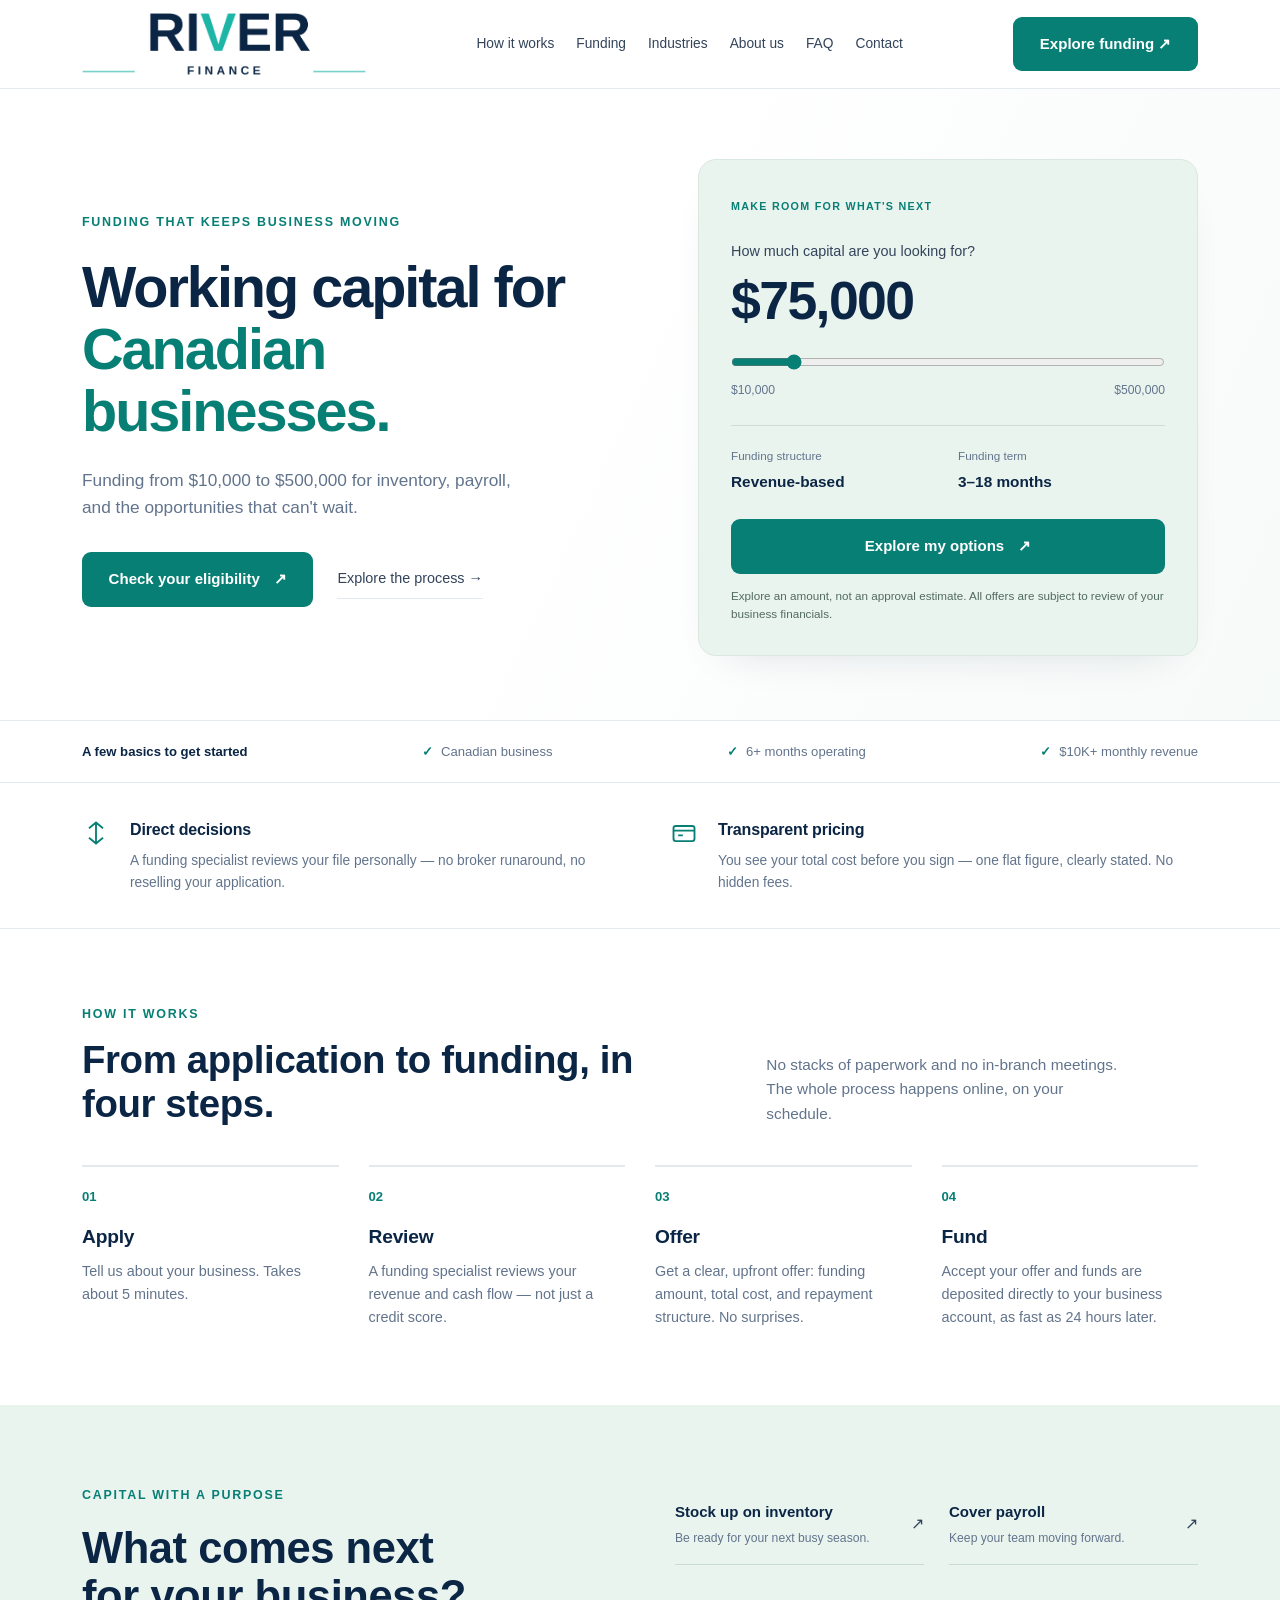
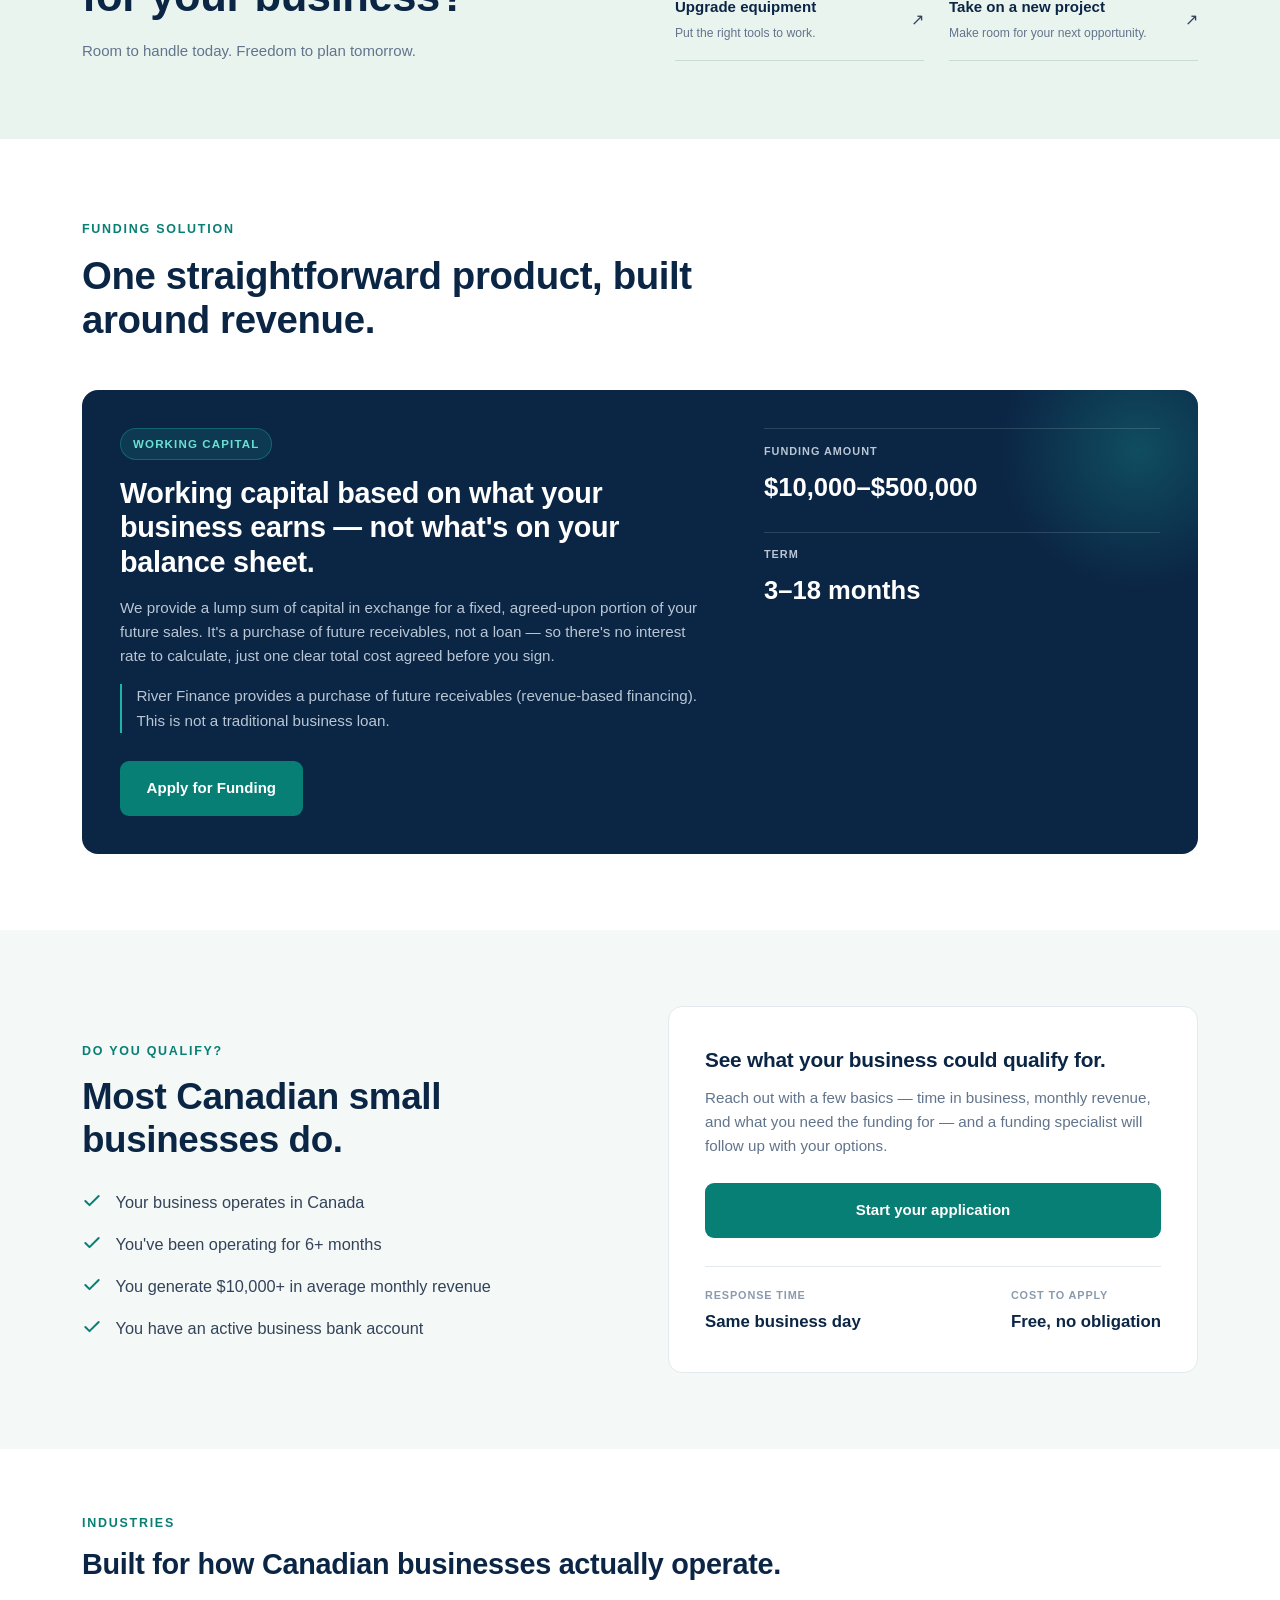
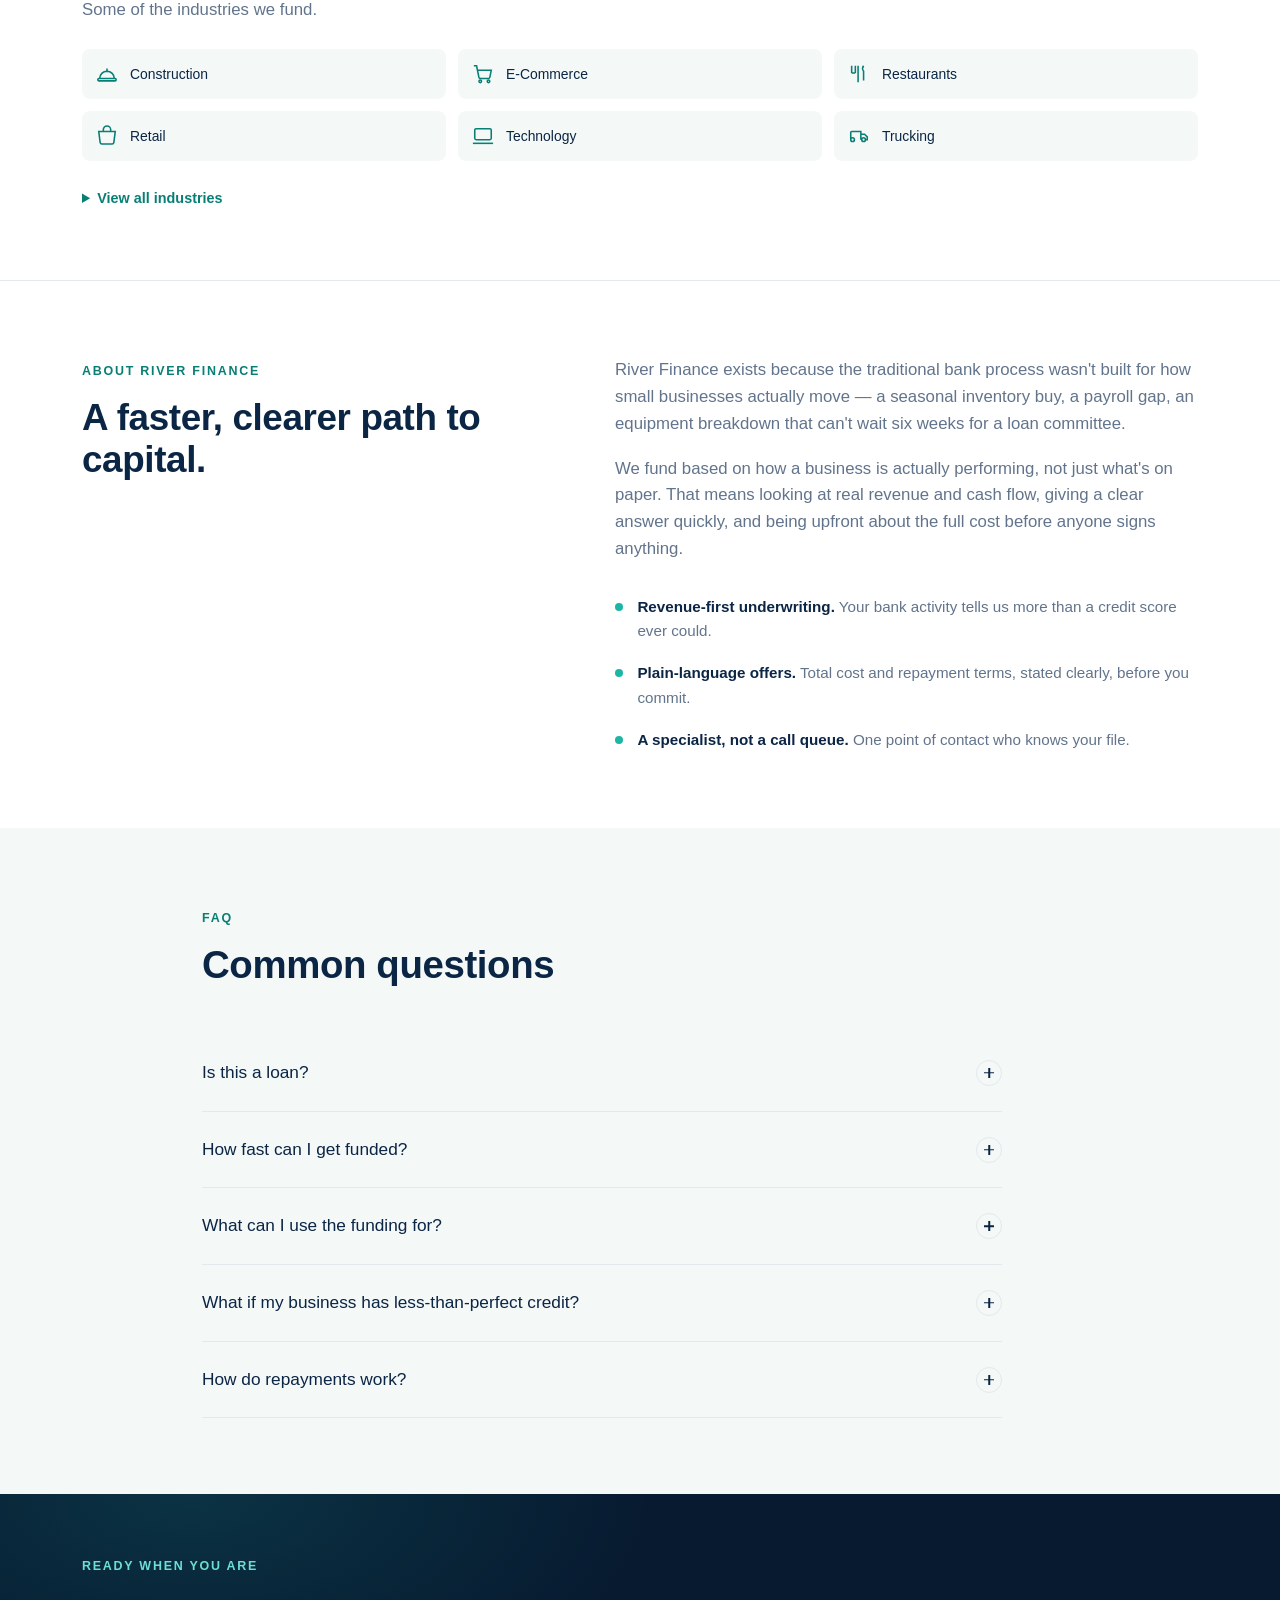
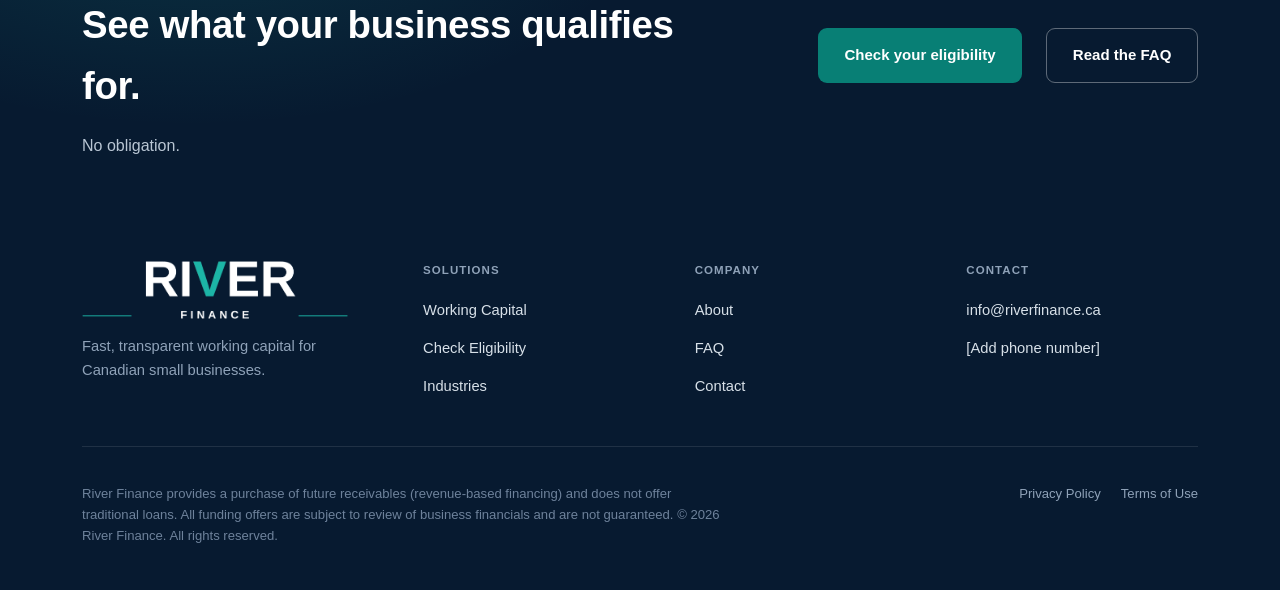
<file: public/index.html>
<!DOCTYPE html>
<html lang="en">
<head>
<meta charset="UTF-8">
<meta name="viewport" content="width=device-width, initial-scale=1.0">
<title>River Finance | Working Capital for Canadian Small Business</title>
<meta name="description" content="River Finance provides fast, flexible working capital to Canadian small businesses — no collateral, decisions in as fast as 24 hours, repayment that flexes with your sales.">
<meta name="theme-color" content="#0B2545">

<meta property="og:title" content="River Finance | Working Capital for Canadian Small Business">
<meta property="og:description" content="Fast, flexible funding for Canadian small businesses. No collateral. Decisions in as fast as 24 hours.">
<meta property="og:type" content="website">
<meta property="og:image" content="assets/og-image.png">
<meta property="og:image:width" content="1200">
<meta property="og:image:height" content="630">

<link rel="icon" type="image/svg+xml" href="assets/favicon.svg">

<link rel="preconnect" href="https://api.fontshare.com">
<link rel="preconnect" href="https://fonts.googleapis.com">
<link href="https://api.fontshare.com/v2/css?f[]=clash-display@500,600,700&f[]=general-sans@400,500,600&display=swap" rel="stylesheet">

<style>
  /* ---------------------------------------------------------
     TOKENS
  --------------------------------------------------------- */
  :root{
    --navy: #0B2545;
    --navy-deep: #071A30;
    --navy-soft: #16345C;

    --teal: #1CB5A6;
    --teal-dark: #148F84;
    --teal-ink: #1CB5A6;      /* brand teal, used for text/icons */
    --teal-tint: #E4F7F4;     /* light teal for badges/backgrounds */
    --teal-on-dark: #6BE0D2;  /* light teal for labels on navy bg */

    --ink: #33435A;
    --ink-soft: #62748C;
    --ink-faint: #8A9AAF;

    --bg: #FFFFFF;
    --bg-alt: #F5F8F9;
    --line: #E3E9EC;

    --font-display: 'Clash Display', 'General Sans', sans-serif;
    --font-body: 'General Sans', -apple-system, BlinkMacSystemFont, sans-serif;
    --font-label: 'General Sans', -apple-system, BlinkMacSystemFont, sans-serif;

    --container: 1180px;
    --radius: 14px;
    --radius-sm: 8px;
    --shadow-sm: 0 1px 2px rgba(11,37,69,0.06), 0 1px 1px rgba(11,37,69,0.04);
    --shadow-md: 0 12px 32px -12px rgba(11,37,69,0.18);
    --shadow-lg: 0 24px 60px -20px rgba(11,37,69,0.28);
  }

  /* ---------------------------------------------------------
     RESET / BASE
  --------------------------------------------------------- */
  *,*::before,*::after{ box-sizing:border-box; }
  html{ scroll-behavior:smooth; }
  body{
    margin:0;
    font-family:var(--font-body);
    color:var(--ink);
    background:var(--bg);
    -webkit-font-smoothing:antialiased;
    line-height:1.6;
  }
  img{ max-width:100%; display:block; }
  a{ color:inherit; text-decoration:none; }
  ul{ margin:0; padding:0; list-style:none; }
  h1,h2,h3,h4{ margin:0; font-family:var(--font-display); color:var(--navy); font-weight:600; letter-spacing:-0.01em; }
  p{ margin:0; }
  button{ font-family:inherit; cursor:pointer; }

  :focus-visible{
    outline: 2.5px solid var(--teal-dark);
    outline-offset: 3px;
    border-radius: 4px;
  }

  @media (prefers-reduced-motion: reduce){
    html{ scroll-behavior:auto; }
    *,*::before,*::after{ animation-duration:0.001ms !important; animation-iteration-count:1 !important; transition-duration:0.001ms !important; scroll-behavior:auto !important; }
  }

  .wrap{
    max-width:var(--container);
    margin:0 auto;
    padding:0 32px;
  }

  .eyebrow{
    font-family:var(--font-label);
    font-size:0.78rem;
    font-weight:600;
    letter-spacing:0.14em;
    text-transform:uppercase;
    color:var(--teal-ink);
    display:inline-flex;
    align-items:center;
    gap:10px;
  }
  .eyebrow::before{
    content:'';
    width:18px;height:2px;
    background:var(--teal);
    display:inline-block;
  }
  .eyebrow.on-dark{ color:var(--teal-on-dark); }

  .section-head{
    max-width:640px;
    margin-bottom:3rem;
  }
  .section-head h2{
    font-size:clamp(1.7rem, 3vw, 2.4rem);
    margin-top:0.85rem;
    line-height:1.15;
  }
  .section-head p{
    margin-top:1rem;
    color:var(--ink-soft);
    font-size:1.05rem;
  }
  .section-head.center{ margin-left:auto; margin-right:auto; text-align:center; }
  .section-head.center .eyebrow::before{ display:none; }

  section{ padding:6.5rem 0; }
  @media (max-width:720px){ section{ padding:4.25rem 0; } }

  /* ---------------------------------------------------------
     BUTTONS
  --------------------------------------------------------- */
  .btn{
    display:inline-flex;
    align-items:center;
    justify-content:center;
    gap:8px;
    padding:0.9rem 1.6rem;
    border-radius:100px;
    font-weight:600;
    font-size:0.98rem;
    border:1.5px solid transparent;
    transition:transform 0.15s ease, box-shadow 0.15s ease, background 0.15s ease, color 0.15s ease, border-color .15s ease;
    white-space:nowrap;
  }
  .btn:hover{ transform:translateY(-1px); }
  .btn:active{ transform:translateY(0); }

  .btn-accent{ background:var(--teal); color:var(--navy); }
  .btn-accent:hover{ background:var(--teal-dark); box-shadow:var(--shadow-md); }

  .btn-primary{ background:var(--navy); color:#fff; }
  .btn-primary:hover{ background:var(--navy-soft); box-shadow:var(--shadow-md); }

  .btn-ghost{ background:transparent; color:var(--navy); border-color:var(--line); }
  .btn-ghost:hover{ border-color:var(--navy); }

  .btn-ghost-light{ background:transparent; color:#fff; border-color:rgba(255,255,255,0.35); }
  .btn-ghost-light:hover{ border-color:#fff; }

  .btn-block{ width:100%; }

  /* ---------------------------------------------------------
     HEADER / NAV
  --------------------------------------------------------- */
  .site-header{
    position:sticky;
    top:0;
    z-index:100;
    background:rgba(255,255,255,0.88);
    backdrop-filter:blur(10px);
    -webkit-backdrop-filter:blur(10px);
    border-bottom:1px solid transparent;
    transition:border-color 0.2s ease, box-shadow 0.2s ease;
  }
  .site-header.scrolled{
    border-bottom-color:var(--line);
    box-shadow:0 4px 24px -12px rgba(11,37,69,0.12);
  }
  .nav-inner{
    display:flex;
    align-items:center;
    justify-content:space-between;
    height:88px;
  }
  .brand{ display:flex; align-items:center; height:100%; text-decoration:none; }
  .brand img{ height:62px; width:auto; }

  .nav-links{
    display:flex;
    align-items:center;
    gap:2.1rem;
  }
  .nav-links a{
    font-size:0.94rem;
    font-weight:500;
    color:var(--ink);
    position:relative;
    padding:6px 0;
  }
  .nav-links a::after{
    content:'';
    position:absolute; left:0; right:100%; bottom:0;
    height:2px; background:var(--teal);
    transition:right 0.2s ease;
  }
  .nav-links a:hover::after{ right:0; }
  .nav-links a:hover{ color:var(--navy); }

  .nav-cta{ display:flex; align-items:center; gap:1.5rem; }

  .nav-toggle{
    display:none;
    width:42px;height:42px;
    border-radius:50%;
    border:1.5px solid var(--line);
    background:#fff;
    align-items:center;
    justify-content:center;
  }
  .nav-toggle span{
    display:block;
    width:16px; height:1.5px; background:var(--navy);
    position:relative;
  }
  .nav-toggle span::before,.nav-toggle span::after{
    content:'';
    position:absolute; left:0;
    width:16px; height:1.5px; background:var(--navy);
    transition:transform 0.2s ease, opacity 0.2s ease;
  }
  .nav-toggle span::before{ top:-5px; }
  .nav-toggle span::after{ top:5px; }
  .nav-toggle[aria-expanded="true"] span{ background:transparent; }
  .nav-toggle[aria-expanded="true"] span::before{ transform:translateY(5px) rotate(45deg); }
  .nav-toggle[aria-expanded="true"] span::after{ transform:translateY(-5px) rotate(-45deg); }

  .mobile-panel{
    display:none;
    position:fixed; inset:88px 0 0 0;
    background:#fff;
    z-index:99;
    padding:2rem 32px;
    overflow-y:auto;
  }
  .mobile-panel.open{ display:block; }
  .mobile-panel a{
    display:block;
    font-family:var(--font-display);
    font-size:1.5rem;
    padding:0.75rem 0;
    border-bottom:1px solid var(--line);
    color:var(--navy);
  }
  .mobile-panel .btn{ margin-top:1.75rem; }

  @media (max-width:900px){
    .nav-links{ display:none; }
    .nav-cta .btn{ display:none; }
    .nav-toggle{ display:flex; }
  }

  /* ---------------------------------------------------------
     CONTACT MODAL
  --------------------------------------------------------- */
  .modal-overlay{
    position:fixed; inset:0;
    background:rgba(7,26,48,0.6);
    z-index:200;
    display:flex;
    align-items:center;
    justify-content:center;
    padding:24px;
  }
  .modal-overlay[hidden]{ display:none; }
  .modal{
    background:#fff;
    border-radius:20px;
    padding:2.5rem;
    max-width:460px;
    width:100%;
    max-height:88vh;
    overflow-y:auto;
    position:relative;
    box-shadow:var(--shadow-lg);
  }
  .modal-close{
    position:absolute;
    top:1.25rem; right:1.25rem;
    width:34px; height:34px;
    border-radius:50%;
    border:1.5px solid var(--line);
    background:#fff;
    color:var(--navy);
    font-size:1.3rem;
    line-height:1;
    display:flex; align-items:center; justify-content:center;
  }
  .modal-close:hover{ border-color:var(--navy); }
  .modal h3{
    font-size:1.5rem;
    margin-top:0.75rem;
    line-height:1.2;
    padding-right:1.5rem;
  }
  .modal-sub{
    margin-top:0.6rem;
    color:var(--ink-soft);
    font-size:0.95rem;
  }
  .contact-form{ margin-top:1.75rem; display:flex; flex-direction:column; gap:1.1rem; }
  .contact-form label{
    display:block;
    font-size:0.85rem;
    font-weight:500;
    color:var(--navy);
  }
  .contact-form input,
  .contact-form textarea{
    width:100%;
    margin-top:0.45rem;
    padding:0.75rem 0.9rem;
    border:1.5px solid var(--line);
    border-radius:var(--radius-sm);
    font-family:var(--font-body);
    font-size:0.95rem;
    color:var(--ink);
    background:var(--bg-alt);
    transition:border-color 0.15s ease;
  }
  .contact-form input:focus,
  .contact-form textarea:focus{
    outline:none;
    border-color:var(--teal);
  }
  .contact-form textarea{ resize:vertical; min-height:90px; }
  .contact-form .btn{ margin-top:0.25rem; }
  .hp-field{
    position:absolute;
    left:-9999px;
    width:1px; height:1px;
    overflow:hidden;
  }
  .form-status{
    margin-top:0.9rem;
    font-size:0.85rem;
    text-align:center;
    min-height:1.2em;
  }
  .form-status[data-state="sending"]{ color:var(--ink-faint); }
  .form-status[data-state="success"]{ color:var(--teal-dark); font-weight:600; }
  .form-status[data-state="error"]{ color:#C0392B; }

  /* ---------------------------------------------------------
     HERO
  --------------------------------------------------------- */
  .hero{
    position:relative;
    padding:5.5rem 0 4.5rem;
    overflow:hidden;
    background:
      radial-gradient(60% 55% at 88% 8%, rgba(28,181,166,0.08), transparent 60%),
      var(--bg);
  }
  .hero-grid{
    position:relative;
    display:grid;
    grid-template-columns:1fr;
    z-index:1;
  }
  .hero-content{ max-width:660px; }
  .hero h1{
    font-size:clamp(2.5rem, 5.2vw, 4.1rem);
    line-height:1.06;
    margin-top:1.1rem;
    letter-spacing:-0.02em;
  }
  .hero h1 em{
    font-style:normal;
    color:var(--teal-ink);
  }
  .hero-sub{
    margin-top:1.5rem;
    font-size:1.15rem;
    color:var(--ink-soft);
    max-width:540px;
  }
  .hero-actions{
    margin-top:2.25rem;
    display:flex;
    align-items:center;
    gap:1.25rem;
    flex-wrap:wrap;
  }
  .hero-fineprint{
    margin-top:1rem;
    font-size:0.85rem;
    color:var(--ink-faint);
  }

  .hero-river{
    position:absolute;
    right:-60px;
    top:-20px;
    width:440px;
    max-width:42%;
    z-index:0;
    pointer-events:none;
  }
  .river-path{
    stroke-dasharray:1700;
    stroke-dashoffset:1700;
    animation:draw 2.2s cubic-bezier(.4,0,.2,1) 0.15s forwards;
  }
  @keyframes draw{ to{ stroke-dashoffset:0; } }
  .river-node{
    animation:pulse 2.6s ease-in-out infinite;
    transform-origin:center;
  }
  .river-node:nth-child(3){ animation-delay:0.4s; }
  .river-node:nth-child(4){ animation-delay:0.8s; }
  @keyframes pulse{
    0%,100%{ opacity:0.55; transform:scale(1); }
    50%{ opacity:1; transform:scale(1.5); }
  }
  @media (prefers-reduced-motion: reduce){
    .river-path{ animation:none; stroke-dashoffset:0; }
    .river-node{ animation:none; }
  }
  @media (max-width:900px){
    .hero-river{ display:none; }
  }

  /* stat / spec strip */
  .spec-strip{
    margin-top:3.5rem;
    border-top:1px solid var(--line);
    padding-top:1.75rem;
    display:grid;
    grid-template-columns:repeat(3,auto);
    gap:2.5rem;
    max-width:640px;
  }
  .spec-item .label{
    font-family:var(--font-label);
    font-weight:600;
    font-size:0.7rem;
    letter-spacing:0.1em;
    text-transform:uppercase;
    color:var(--ink-faint);
  }
  .spec-item .value{
    font-family:var(--font-label);
    font-size:1.1rem;
    font-weight:600;
    color:var(--navy);
    margin-top:0.4rem;
  }
  @media (max-width:760px){
    .spec-strip{ grid-template-columns:repeat(2,1fr); gap:1.75rem 1.5rem; }
  }

  /* ---------------------------------------------------------
     VALUE PROPS
  --------------------------------------------------------- */
  .value-props{ background:var(--bg-alt); }
  .value-grid{
    display:grid;
    grid-template-columns:repeat(2,1fr);
    gap:1.5rem;
    max-width:760px;
  }
  .value-card{
    background:#fff;
    border:1px solid var(--line);
    border-radius:var(--radius);
    padding:1.9rem 1.6rem;
  }
  .value-card .icon{
    width:38px;height:38px;
    color:var(--teal-ink);
  }
  .value-card h3{
    font-size:1.05rem;
    margin-top:1.1rem;
  }
  .value-card p{
    margin-top:0.55rem;
    font-size:0.92rem;
    color:var(--ink-soft);
  }
  @media (max-width:560px){ .value-grid{ grid-template-columns:1fr; } }

  /* ---------------------------------------------------------
     HOW IT WORKS
  --------------------------------------------------------- */
  .how-grid{
    display:grid;
    grid-template-columns:repeat(4,1fr);
    gap:2.25rem;
    position:relative;
    margin-top:1rem;
  }
  .how-grid::before{
    content:'';
    position:absolute;
    top:27px;
    left:12.5%;
    right:12.5%;
    height:0;
    border-top:2px dashed var(--line);
    z-index:0;
  }
  .how-num{
    width:56px;height:56px;
    border-radius:50%;
    background:var(--navy);
    color:#fff;
    display:flex;align-items:center;justify-content:center;
    font-family:var(--font-label);
    font-weight:600;
    position:relative;
    z-index:1;
    box-shadow:0 0 0 6px #fff;
  }
  .how-step h3{
    font-size:1.15rem;
    margin-top:1.3rem;
  }
  .how-step p{
    margin-top:0.5rem;
    font-size:0.94rem;
    color:var(--ink-soft);
  }
  @media (max-width:860px){
    .how-grid{ grid-template-columns:1fr 1fr; row-gap:2.5rem; }
    .how-grid::before{ display:none; }
  }
  @media (max-width:560px){ .how-grid{ grid-template-columns:1fr; } }

  /* ---------------------------------------------------------
     SOLUTION CARD
  --------------------------------------------------------- */
  .solutions{ background:var(--bg-alt); }
  .solution-card{
    background:var(--navy);
    border-radius:20px;
    padding:3.25rem;
    color:#fff;
    display:grid;
    grid-template-columns:1.1fr 1fr;
    gap:2.5rem;
    position:relative;
    overflow:hidden;
  }
  .solution-card::before{
    content:'';
    position:absolute;
    right:-80px; top:-80px;
    width:280px; height:280px;
    border-radius:50%;
    background:radial-gradient(circle, rgba(28,181,166,0.28), transparent 70%);
  }
  .solution-card .tag{
    font-family:var(--font-label);
    font-weight:600;
    font-size:0.72rem;
    letter-spacing:0.1em;
    text-transform:uppercase;
    color:var(--teal-on-dark);
    background:rgba(28,181,166,0.14);
    border:1px solid rgba(28,181,166,0.35);
    padding:0.35rem 0.75rem;
    border-radius:100px;
    display:inline-block;
  }
  .solution-card h3{
    color:#fff;
    font-size:clamp(1.6rem,2.6vw,2.1rem);
    margin-top:1rem;
  }
  .solution-card > div:first-child > p{
    margin-top:1rem;
    color:#B9C6D4;
    font-size:1.02rem;
    max-width:420px;
  }
  .solution-note{
    margin-top:1.5rem;
    font-size:0.85rem;
    color:#8FA2B8;
    border-left:2px solid var(--teal);
    padding-left:0.9rem;
    max-width:420px;
  }
  .solution-specs{
    display:grid;
    grid-template-columns:1fr 1fr;
    gap:1.5rem 1.25rem;
    align-content:start;
    position:relative;
  }
  .solution-specs div{
    border-top:1px solid rgba(255,255,255,0.14);
    padding-top:0.85rem;
  }
  .solution-specs .k{
    font-family:var(--font-label);
    font-weight:600;
    font-size:0.68rem;
    letter-spacing:0.09em;
    text-transform:uppercase;
    color:#8FA2B8;
  }
  .solution-specs .v{
    margin-top:0.4rem;
    font-size:1rem;
    font-weight:600;
    color:#fff;
  }
  .solution-card .btn{ margin-top:1.75rem; }
  @media (max-width:860px){
    .solution-card{ grid-template-columns:1fr; padding:2.25rem; }
  }
  @media (max-width:480px){
    .solution-specs{ grid-template-columns:1fr 1fr; }
  }

  /* ---------------------------------------------------------
     ELIGIBILITY
  --------------------------------------------------------- */
  .eligibility-inner{
    display:grid;
    grid-template-columns:1fr 1fr;
    gap:3.5rem;
    align-items:center;
  }
  .check-list{ margin-top:1.75rem; display:flex; flex-direction:column; gap:1rem; }
  .check-item{
    display:flex; align-items:flex-start; gap:0.85rem;
    font-size:1.02rem;
    color:var(--ink);
  }
  .check-item svg{ flex-shrink:0; margin-top:2px; color:var(--teal-ink); }
  .eligibility-note{
    margin-top:1.5rem;
    font-size:0.9rem;
    color:var(--ink-soft);
    background:var(--teal-tint);
    border-radius:var(--radius-sm);
    padding:0.9rem 1.1rem;
  }
  .eligibility-panel{
    background:#fff;
    border:1px solid var(--line);
    border-radius:var(--radius);
    padding:2.25rem;
    box-shadow:var(--shadow-md);
  }
  .eligibility-panel h3{ font-size:1.3rem; }
  .eligibility-panel p{ margin-top:0.6rem; color:var(--ink-soft); font-size:0.95rem; }
  .eligibility-panel .btn{ margin-top:1.5rem; }
  .mini-spec{
    margin-top:1.75rem;
    display:flex;
    justify-content:space-between;
    border-top:1px solid var(--line);
    padding-top:1.25rem;
  }
  .mini-spec div{ font-family:var(--font-label); font-weight:600; }
  .mini-spec .label{ font-size:0.68rem; letter-spacing:0.08em; text-transform:uppercase; color:var(--ink-faint); }
  .mini-spec .value{ font-size:1.05rem; font-weight:600; color:var(--navy); margin-top:0.3rem; }

  @media (max-width:860px){
    .eligibility-inner{ grid-template-columns:1fr; }
    .eligibility-panel{ order:-1; }
  }

  /* ---------------------------------------------------------
     INDUSTRIES
  --------------------------------------------------------- */
  .industries{ background:var(--bg-alt); }
  .industry-grid{
    display:grid;
    grid-template-columns:repeat(5,1fr);
    gap:1rem;
  }
  .industry-card{
    background:#fff;
    border:1px solid var(--line);
    border-radius:var(--radius-sm);
    padding:1.15rem 1rem;
    display:flex; align-items:center; gap:0.75rem;
    font-weight:500;
    font-size:0.92rem;
    color:var(--navy);
    transition:border-color 0.15s ease, transform 0.15s ease;
  }
  .industry-card:hover{ border-color:var(--teal); transform:translateY(-2px); }
  .industry-card svg{ color:var(--teal-ink); flex-shrink:0; }
  @media (max-width:960px){ .industry-grid{ grid-template-columns:repeat(3,1fr); } }
  @media (max-width:680px){ .industry-grid{ grid-template-columns:repeat(2,1fr); } }
  @media (max-width:420px){ .industry-grid{ grid-template-columns:1fr; } }

  /* ---------------------------------------------------------
     ABOUT
  --------------------------------------------------------- */
  .about-inner{
    display:grid;
    grid-template-columns:0.9fr 1.1fr;
    gap:3.5rem;
    align-items:start;
  }
  .about-inner h2{ font-size:clamp(1.7rem,3vw,2.3rem); margin-top:0.85rem; line-height:1.15; }
  .about-copy p{ font-size:1.05rem; color:var(--ink-soft); }
  .about-copy p + p{ margin-top:1.1rem; }
  .about-points{ margin-top:2rem; display:flex; flex-direction:column; gap:1.1rem; }
  .about-point{ display:flex; gap:0.9rem; }
  .about-point .dot{ width:8px; height:8px; border-radius:50%; background:var(--teal); margin-top:8px; flex-shrink:0; }
  .about-point b{ color:var(--navy); }
  .about-point span{ color:var(--ink-soft); font-size:0.95rem; }
  @media (max-width:860px){ .about-inner{ grid-template-columns:1fr; gap:2rem; } }

  /* ---------------------------------------------------------
     FAQ
  --------------------------------------------------------- */
  .faq-list{ max-width:800px; }
  .faq-item{
    border-bottom:1px solid var(--line);
  }
  .faq-item summary{
    list-style:none;
    display:flex;
    align-items:center;
    justify-content:space-between;
    gap:1.5rem;
    padding:1.5rem 0;
    cursor:pointer;
    font-family:var(--font-display);
    font-weight:500;
    font-size:1.08rem;
    color:var(--navy);
  }
  .faq-item summary::-webkit-details-marker{ display:none; }
  .faq-item .plus{
    flex-shrink:0;
    width:26px;height:26px;
    border-radius:50%;
    border:1.5px solid var(--line);
    position:relative;
    transition:transform 0.2s ease, border-color .2s ease;
  }
  .faq-item .plus::before,.faq-item .plus::after{
    content:'';
    position:absolute; background:var(--navy);
    top:50%; left:50%;
    transform:translate(-50%,-50%);
  }
  .faq-item .plus::before{ width:10px; height:1.5px; }
  .faq-item .plus::after{ width:1.5px; height:10px; transition:opacity 0.2s ease; }
  .faq-item[open] .plus{ border-color:var(--teal); transform:rotate(180deg); }
  .faq-item[open] .plus::after{ opacity:0; }
  .faq-item p{
    padding:0 0 1.6rem;
    color:var(--ink-soft);
    max-width:640px;
    font-size:0.98rem;
  }

  /* ---------------------------------------------------------
     CTA BANNER
  --------------------------------------------------------- */
  .cta-banner{
    background:var(--navy-deep);
    background-image:radial-gradient(60% 120% at 15% 0%, rgba(28,181,166,0.16), transparent 60%);
    color:#fff;
    text-align:center;
  }
  .cta-banner .eyebrow{ justify-content:center; }
  .cta-banner .eyebrow::before{ display:none; }
  .cta-banner h2{
    color:#fff;
    font-size:clamp(1.9rem,3.6vw,2.7rem);
    margin-top:1rem;
    max-width:620px;
    margin-left:auto; margin-right:auto;
  }
  .cta-banner p{
    margin-top:1rem;
    color:#B9C6D4;
    max-width:480px;
    margin-left:auto; margin-right:auto;
  }
  .cta-banner .hero-actions{ justify-content:center; margin-top:2.25rem; }
  .cta-banner .hero-fineprint{ text-align:center; color:#7488A0; }

  /* ---------------------------------------------------------
     FOOTER
  --------------------------------------------------------- */
  .site-footer{
    background:var(--navy-deep);
    color:#B9C6D4;
    padding-top:4.5rem;
  }
  .footer-top{
    display:grid;
    grid-template-columns:1.3fr 1fr 1fr 1fr;
    gap:2.5rem;
    padding-bottom:3rem;
    border-bottom:1px solid rgba(255,255,255,0.1);
  }
  .footer-brand img{ height:58px; }
  .footer-brand p{ margin-top:1rem; font-size:0.92rem; max-width:280px; color:#8FA2B8; }
  .footer-col h4{
    font-family:var(--font-label);
    font-size:0.72rem;
    letter-spacing:0.09em;
    text-transform:uppercase;
    color:#8FA2B8;
    font-weight:600;
  }
  .footer-col ul{ margin-top:1.1rem; display:flex; flex-direction:column; gap:0.75rem; }
  .footer-col a{ font-size:0.92rem; color:#D7E0E8; }
  .footer-col a:hover{ color:var(--teal-on-dark); }
  .footer-bottom{
    display:flex;
    justify-content:space-between;
    align-items:flex-start;
    gap:1.5rem;
    padding:2.25rem 0 2.75rem;
    font-size:0.82rem;
    color:#6E829B;
  }
  .footer-bottom .disclosure{ max-width:640px; line-height:1.6; }
  .footer-bottom .legal-links{ display:flex; gap:1.25rem; flex-shrink:0; white-space:nowrap; }
  .footer-bottom .legal-links a{ color:#8FA2B8; font-size:0.82rem; }
  .footer-bottom .legal-links a:hover{ color:#fff; }

  @media (max-width:860px){
    .footer-top{ grid-template-columns:1fr 1fr; }
    .footer-bottom{ flex-direction:column; }
  }
  @media (max-width:520px){
    .footer-top{ grid-template-columns:1fr; }
  }

  /* ---------------------------------------------------------
     SCROLL REVEAL
  --------------------------------------------------------- */
  .reveal{ opacity:0; transform:translateY(18px); transition:opacity 0.6s ease, transform 0.6s ease; }
  .reveal.in{ opacity:1; transform:translateY(0); }
  @media (prefers-reduced-motion: reduce){
    .reveal{ opacity:1; transform:none; transition:none; }
  }

  /* generic responsive text container */
  @media (max-width:640px){
    .wrap{ padding:0 20px; }
    .hero-actions .btn{ width:100%; }
  }
</style>
<link rel="stylesheet" href="assets/redesign.css">
<script src="assets/redesign.js" defer></script>
</head>
<body>

<!-- ============ HEADER ============ -->
<header class="site-header" id="siteHeader">
  <div class="wrap nav-inner">
    <a href="#home" class="brand" aria-label="River Finance home">
      <img src="assets/logo-full-navy.png" alt="River Finance">
    </a>
    <nav class="nav-links" aria-label="Primary">
      <a href="#how-it-works">How it works</a>
      <a href="#solutions">Funding</a>
      <a href="#industries">Industries</a>
      <a href="#about">About us</a>
      <a href="#faq">FAQ</a>
      <a href="#" class="js-open-contact">Contact</a>
    </nav>
    <div class="nav-cta">
      <a class="btn btn-accent js-open-contact" href="#">Explore funding ↗</a>
      <button class="nav-toggle" id="navToggle" aria-label="Toggle menu" aria-expanded="false" aria-controls="mobilePanel">
        <span></span>
      </button>
    </div>
  </div>
</header>

<div class="mobile-panel" id="mobilePanel">
  <a href="#how-it-works">How it works</a>
  <a href="#solutions">Funding</a>
  <a href="#industries">Industries</a>
  <a href="#about">About us</a>
  <a href="#faq">FAQ</a>
  <a href="#" class="js-open-contact">Contact</a>
  <a class="btn btn-accent btn-block js-open-contact" href="#">Explore funding ↗</a>
</div>

<div class="modal-overlay" id="contactOverlay" hidden>
  <div class="modal" role="dialog" aria-modal="true" aria-labelledby="contactModalTitle">
    <button type="button" class="modal-close" id="contactClose" aria-label="Close contact form">&times;</button>
    <span class="eyebrow">Get in touch</span>
    <h3 id="contactModalTitle">Tell us about your business.</h3>
    <p class="modal-sub">Send a few details and a funding specialist will follow up.</p>
    <form id="contactForm" class="contact-form">
      <label>Full name
        <input type="text" name="name" autocomplete="name" required>
      </label>
      <label>Business name
        <input type="text" name="business" autocomplete="organization" required>
      </label>
      <label>Email
        <input type="email" name="email" autocomplete="email" required>
      </label>
      <label>Phone
        <input type="tel" name="phone" autocomplete="tel">
      </label>
      <label>What do you need funding for?
        <textarea name="message" rows="4"></textarea>
      </label>
      <div class="hp-field" aria-hidden="true">
        <label for="company_website">Leave this field blank</label>
        <input type="text" id="company_website" name="company_website" tabindex="-1" autocomplete="off">
      </div>
      <button type="submit" class="btn btn-accent btn-block" id="contactSubmitBtn">Send message</button>
      <p class="form-status" id="contactStatus" role="status"></p>
    </form>
  </div>
</div>

<main>

  <section class="hero" id="home">
    <div class="wrap hero-grid">
      <div class="hero-content">
        <span class="eyebrow">Funding that keeps business moving</span>
        <h1>Working capital for <em>Canadian businesses.</em></h1>
        <p class="hero-sub">Funding from $10,000 to $500,000 for inventory, payroll, and the opportunities that can't wait.</p>
        <div class="hero-actions">
          <a href="#eligibility" class="btn btn-accent">Check your eligibility <span aria-hidden="true">↗</span></a>
          <a href="#how-it-works" class="hero-link">Explore the process <span aria-hidden="true">→</span></a>
        </div>
      </div>
      <div class="funding-panel">
        <span class="eyebrow">Make room for what's next</span>
        <label class="funding-label" for="fundingAmount">How much capital are you looking for?</label>
        <output class="funding-amount" id="fundingDisplay" for="fundingAmount">$75,000</output>
        <input id="fundingAmount" class="funding-range" type="range" min="10000" max="500000" step="5000" value="75000" aria-valuetext="75,000 Canadian dollars">
        <div class="funding-limits"><span>$10,000</span><span>$500,000</span></div>
        <dl class="funding-facts">
          <div><dt>Funding structure</dt><dd>Revenue-based</dd></div>
          <div><dt>Funding term</dt><dd>3–18 months</dd></div>
        </dl>
        <a class="btn btn-accent btn-block js-open-contact" id="fundingOptions" href="#">Explore my options <span aria-hidden="true">↗</span></a>
        <p class="funding-note">Explore an amount, not an approval estimate. All offers are subject to review of your business financials.</p>
      </div>
    </div>
  </section>
  <div class="qualification-strip">
    <div class="wrap"><strong>A few basics to get started</strong><span>Canadian business</span><span>6+ months operating</span><span>$10K+ monthly revenue</span></div>
  </div>


  <!-- ============ VALUE PROPS ============ -->
  <section class="value-props">
    <div class="wrap">
      <div class="value-grid">
        <div class="value-card reveal">
          <svg class="icon" viewBox="0 0 24 24" fill="none" stroke="currentColor" stroke-width="1.6"><path d="M12 3v18M6 8l6-5 6 5M6 16l6 5 6-5"/></svg>
          <h3>Direct decisions</h3>
          <p>A funding specialist reviews your file personally — no broker runaround, no reselling your application.</p>
        </div>
        <div class="value-card reveal">
          <svg class="icon" viewBox="0 0 24 24" fill="none" stroke="currentColor" stroke-width="1.6"><rect x="3" y="6" width="18" height="13" rx="2"/><path d="M3 10h18M7 14h4"/></svg>
          <h3>Transparent pricing</h3>
          <p>You see your total cost before you sign — one flat figure, clearly stated. No hidden fees.</p>
        </div>
      </div>
    </div>
  </section>

  <!-- ============ HOW IT WORKS ============ -->
  <section id="how-it-works">
    <div class="wrap">
      <div class="section-head">
        <span class="eyebrow">How it works</span>
        <h2>From application to funding, in four steps.</h2>
        <p>No stacks of paperwork and no in-branch meetings. The whole process happens online, on your schedule.</p>
      </div>

      <div class="how-grid">
        <div class="how-step reveal">
          <div class="how-num">01</div>
          <h3>Apply</h3>
          <p>Tell us about your business. Takes about 5 minutes.</p>
        </div>
        <div class="how-step reveal">
          <div class="how-num">02</div>
          <h3>Review</h3>
          <p>A funding specialist reviews your revenue and cash flow — not just a credit score.</p>
        </div>
        <div class="how-step reveal">
          <div class="how-num">03</div>
          <h3>Offer</h3>
          <p>Get a clear, upfront offer: funding amount, total cost, and repayment structure. No surprises.</p>
        </div>
        <div class="how-step reveal">
          <div class="how-num">04</div>
          <h3>Fund</h3>
          <p>Accept your offer and funds are deposited directly to your business account, as fast as 24 hours later.</p>
        </div>
      </div>
    </div>
  </section>

  <section class="use-cases" aria-labelledby="useCasesTitle">
    <div class="wrap use-cases-grid">
      <div><span class="eyebrow">Capital with a purpose</span><h2 id="useCasesTitle">What comes next<br>for your business?</h2><p>Room to handle today. Freedom to plan tomorrow.</p></div>
      <div class="use-case-links">
        <a class="js-open-contact" href="#"><span><b>Stock up on inventory</b><small>Be ready for your next busy season.</small></span><span aria-hidden="true">↗</span></a>
        <a class="js-open-contact" href="#"><span><b>Cover payroll</b><small>Keep your team moving forward.</small></span><span aria-hidden="true">↗</span></a>
        <a class="js-open-contact" href="#"><span><b>Upgrade equipment</b><small>Put the right tools to work.</small></span><span aria-hidden="true">↗</span></a>
        <a class="js-open-contact" href="#"><span><b>Take on a new project</b><small>Make room for your next opportunity.</small></span><span aria-hidden="true">↗</span></a>
      </div>
    </div>
  </section>


  <!-- ============ SOLUTION ============ -->
  <section class="solutions" id="solutions">
    <div class="wrap">
      <div class="section-head">
        <span class="eyebrow">Funding solution</span>
        <h2>One straightforward product, built around revenue.</h2>
      </div>

      <div class="solution-card reveal">
        <div>
          <span class="tag">Working Capital</span>
          <h3>Working capital based on what your business earns — not what's on your balance sheet.</h3>
          <p>We provide a lump sum of capital in exchange for a fixed, agreed-upon portion of your future sales. It's a purchase of future receivables, not a loan — so there's no interest rate to calculate, just one clear total cost agreed before you sign.</p>
          <p class="solution-note">River Finance provides a purchase of future receivables (revenue-based financing). This is not a traditional business loan.</p>
          <a href="#" class="btn btn-accent js-open-contact">Apply for Funding</a>
        </div>
        <div class="solution-specs">
          <div>
            <div class="k">Funding amount</div>
            <div class="v">$10,000&ndash;$500,000</div>
          </div>
          <div>
            <div class="k">Term</div>
            <div class="v">3&ndash;18 months</div>
          </div>
        </div>
      </div>
    </div>
  </section>

  <!-- ============ ELIGIBILITY ============ -->
  <section id="eligibility">
    <div class="wrap eligibility-inner">
      <div>
        <span class="eyebrow">Do you qualify?</span>
        <h2 style="font-family:var(--font-display); font-size:clamp(1.7rem,3vw,2.3rem); margin-top:0.85rem; color:var(--navy); line-height:1.15;">Most Canadian small businesses do.</h2>
        <div class="check-list">
          <div class="check-item reveal">
            <svg width="20" height="20" viewBox="0 0 24 24" fill="none" stroke="currentColor" stroke-width="2.4" stroke-linecap="round" stroke-linejoin="round"><path d="M20 6L9 17l-5-5"/></svg>
            <span>Your business operates in Canada</span>
          </div>
          <div class="check-item reveal">
            <svg width="20" height="20" viewBox="0 0 24 24" fill="none" stroke="currentColor" stroke-width="2.4" stroke-linecap="round" stroke-linejoin="round"><path d="M20 6L9 17l-5-5"/></svg>
            <span>You've been operating for 6+ months</span>
          </div>
          <div class="check-item reveal">
            <svg width="20" height="20" viewBox="0 0 24 24" fill="none" stroke="currentColor" stroke-width="2.4" stroke-linecap="round" stroke-linejoin="round"><path d="M20 6L9 17l-5-5"/></svg>
            <span>You generate $10,000+ in average monthly revenue</span>
          </div>
          <div class="check-item reveal">
            <svg width="20" height="20" viewBox="0 0 24 24" fill="none" stroke="currentColor" stroke-width="2.4" stroke-linecap="round" stroke-linejoin="round"><path d="M20 6L9 17l-5-5"/></svg>
            <span>You have an active business bank account</span>
          </div>
        </div>
      </div>

      <div class="eligibility-panel reveal">
        <h3>See what your business could qualify for.</h3>
        <p>Reach out with a few basics — time in business, monthly revenue, and what you need the funding for — and a funding specialist will follow up with your options.</p>
        <a href="#" class="btn btn-accent btn-block js-open-contact">Start your application</a>
        <div class="mini-spec">
          <div>
            <div class="label">Response time</div>
            <div class="value">Same business day</div>
          </div>
          <div>
            <div class="label">Cost to apply</div>
            <div class="value">Free, no obligation</div>
          </div>
        </div>
      </div>
    </div>
  </section>

  <!-- ============ INDUSTRIES ============ -->
  <section class="industries" id="industries">
    <div class="wrap">
      <div class="section-head">
        <span class="eyebrow">Industries</span>
        <h2>Built for how Canadian businesses actually operate.</h2>
        <p>Some of the industries we fund.</p>
      </div>
      <div class="industry-grid">
        <div class="industry-card reveal"><svg width="22" height="22" viewBox="0 0 24 24" fill="none" stroke="currentColor" stroke-width="1.7"><path d="M4 17a8 8 0 0116 0"/><rect x="2" y="17" width="20" height="2.5" rx="1.2"/><path d="M12 6v4"/></svg>Construction</div>
        <div class="industry-card reveal"><svg width="22" height="22" viewBox="0 0 24 24" fill="none" stroke="currentColor" stroke-width="1.7"><circle cx="9" cy="20" r="1.4"/><circle cx="18" cy="20" r="1.4"/><path d="M2 3h3l2.5 12.5A2 2 0 009.5 17h8a2 2 0 002-1.6L21 8H6"/></svg>E-Commerce</div>
        <div class="industry-card reveal"><svg width="22" height="22" viewBox="0 0 24 24" fill="none" stroke="currentColor" stroke-width="1.7"><path d="M4 3v8m4-8v8m-4 0h4m3-8v18M17 3c-1.5 2-1.5 4 0 6v10"/></svg>Restaurants</div>
        <div class="industry-card reveal"><svg width="22" height="22" viewBox="0 0 24 24" fill="none" stroke="currentColor" stroke-width="1.7"><path d="M3 7h18l-1.5 12a2 2 0 01-2 1.8H6.5a2 2 0 01-2-1.8L3 7zM8 7V5a4 4 0 018 0v2"/></svg>Retail</div>
        <div class="industry-card reveal"><svg width="22" height="22" viewBox="0 0 24 24" fill="none" stroke="currentColor" stroke-width="1.7"><rect x="3" y="4" width="18" height="12" rx="1.5"/><path d="M1 20h22"/></svg>Technology</div>
        <div class="industry-card reveal"><svg width="22" height="22" viewBox="0 0 24 24" fill="none" stroke="currentColor" stroke-width="1.7"><path d="M3 16V8a1 1 0 011-1h10v9M14 10h4l3 3v3h-2M3 16a2 2 0 104 0 2 2 0 00-4 0zm12 0a2 2 0 104 0 2 2 0 00-4 0z"/></svg>Trucking</div>
      </div>
      <details class="industry-more"><summary>View all industries</summary><div class="industry-grid">
        <div class="industry-card reveal"><svg width="22" height="22" viewBox="0 0 24 24" fill="none" stroke="currentColor" stroke-width="1.7"><rect x="5" y="3" width="14" height="18" rx="2"/><path d="M8 7h8"/><circle cx="8.5" cy="12" r="1"/><circle cx="12" cy="12" r="1"/><circle cx="15.5" cy="12" r="1"/><circle cx="8.5" cy="16" r="1"/><circle cx="12" cy="16" r="1"/><circle cx="15.5" cy="16" r="1"/></svg>Accounting / Tax</div>
        <div class="industry-card reveal"><svg width="22" height="22" viewBox="0 0 24 24" fill="none" stroke="currentColor" stroke-width="1.7"><path d="M12 21V10M12 10c-3 0-5-2-5-5 3 0 5 2 5 5zm0 0c3 0 5-2 5-5-3 0-5 2-5 5zM12 15c-2.2 0-4-1.6-4-4 2.2 0 4 1.6 4 4zm0 0c2.2 0 4-1.6 4-4-2.2 0-4 1.6-4 4z"/></svg>Agriculture</div>
        <div class="industry-card reveal"><svg width="22" height="22" viewBox="0 0 24 24" fill="none" stroke="currentColor" stroke-width="1.7"><path d="M14.7 6.3a4 4 0 00-5.4 5.4L3 18l3 3 6.3-6.3a4 4 0 005.4-5.4l-2.8 2.8-2-2 2.8-2.8z"/></svg>Auto Repair</div>
        <div class="industry-card reveal"><svg width="22" height="22" viewBox="0 0 24 24" fill="none" stroke="currentColor" stroke-width="1.7"><path d="M12 2l1.8 6.2L20 10l-6.2 1.8L12 18l-1.8-6.2L4 10l6.2-1.8L12 2z"/></svg>Beauty</div>
        <div class="industry-card reveal"><svg width="22" height="22" viewBox="0 0 24 24" fill="none" stroke="currentColor" stroke-width="1.7"><rect x="3" y="7" width="18" height="13" rx="2"/><path d="M8 7V5a2 2 0 012-2h4a2 2 0 012 2v2M3 12h18"/></svg>Consulting</div>
        <div class="industry-card reveal"><svg width="22" height="22" viewBox="0 0 24 24" fill="none" stroke="currentColor" stroke-width="1.7"><path d="M12 3c-3 0-5 1.8-5 4.5 0 2 .7 3 .9 5.3.2 2 .6 4.2 2 4.2.9 0 1-1.6 1.1-2.7.1-.7.9-.7 1 0 .1 1.1.2 2.7 1.1 2.7 1.4 0 1.8-2.2 2-4.2.2-2.3.9-3.3.9-5.3C17 4.8 15 3 12 3z"/></svg>Dental</div>
        <div class="industry-card reveal"><svg width="22" height="22" viewBox="0 0 24 24" fill="none" stroke="currentColor" stroke-width="1.7"><path d="M4 10l1-6h14l1 6"/><path d="M4 10v9a1 1 0 001 1h14a1 1 0 001-1v-9"/><path d="M9 20v-6h6v6"/></svg>Franchise</div>
        <div class="industry-card reveal"><svg width="22" height="22" viewBox="0 0 24 24" fill="none" stroke="currentColor" stroke-width="1.7"><path d="M4 9h16l-1.6 8.5a2 2 0 01-2 1.5H7.6a2 2 0 01-2-1.5L4 9z"/><path d="M7 9a5 5 0 0110 0"/><circle cx="12" cy="6" r="1.2"/></svg>Grocery</div>
        <div class="industry-card reveal"><svg width="22" height="22" viewBox="0 0 24 24" fill="none" stroke="currentColor" stroke-width="1.7"><path d="M12 21s-7-4.35-9.5-8.5C.8 8.6 3 5 6.5 5c2 0 3.2 1 5.5 3.5C14.3 6 15.5 5 17.5 5 21 5 23.2 8.6 21.5 12.5 19 16.65 12 21 12 21z"/></svg>Healthcare</div>
        <div class="industry-card reveal"><svg width="22" height="22" viewBox="0 0 24 24" fill="none" stroke="currentColor" stroke-width="1.7"><circle cx="12" cy="12" r="1.6"/><path d="M12 10.4c-.6-2.7-2.6-4.4-5-3.9-1 3 .3 5.6 3 6.4M12 10.4c2.4-1.2 5-.5 5.9 1.8-1.5 2.8-4.3 3.3-6.4 1.6M12 13.6c.6 2.7 2.6 4.4 5 3.9 1-3-.3-5.6-3-6.4M12 13.6c-2.4 1.2-5 .5-5.9-1.8 1.5-2.8 4.3-3.3 6.4-1.6"/></svg>HVAC</div>
        <div class="industry-card reveal"><svg width="22" height="22" viewBox="0 0 24 24" fill="none" stroke="currentColor" stroke-width="1.7"><path d="M12 3l7 3v6c0 5-3 8-7 9-4-1-7-4-7-9V6l7-3z"/><path d="M9 12l2 2 4-4"/></svg>Insurance</div>
        <div class="industry-card reveal"><svg width="22" height="22" viewBox="0 0 24 24" fill="none" stroke="currentColor" stroke-width="1.7"><path d="M3 21V10l6-4 6 4v11M9 21V13h6v8M15 10l6-4v15h-6"/></svg>Manufacturing</div>
        <div class="industry-card reveal"><svg width="22" height="22" viewBox="0 0 24 24" fill="none" stroke="currentColor" stroke-width="1.7"><path d="M3 10v4a1 1 0 001 1h2l4 4V5L6 9H4a1 1 0 00-1 1z"/><path d="M14 6a6 6 0 010 12M17 9a3 3 0 010 6"/></svg>Marketing</div>
        <div class="industry-card reveal"><svg width="22" height="22" viewBox="0 0 24 24" fill="none" stroke="currentColor" stroke-width="1.7"><path d="M3 11l9-7 9 7"/><path d="M5 10v9a1 1 0 001 1h4v-6h4v6h4a1 1 0 001-1v-9"/></svg>Real Estate</div>
        <div class="industry-card reveal"><svg width="22" height="22" viewBox="0 0 24 24" fill="none" stroke="currentColor" stroke-width="1.7"><circle cx="12" cy="12" r="4"/><path d="M12 2v3M12 19v3M4.2 4.2l2.1 2.1M17.7 17.7l2.1 2.1M2 12h3M19 12h3M4.2 19.8l2.1-2.1M17.7 6.3l2.1-2.1"/></svg>Solar</div>
        <div class="industry-card reveal"><svg width="22" height="22" viewBox="0 0 24 24" fill="none" stroke="currentColor" stroke-width="1.7"><circle cx="7" cy="8" r="1.6"/><circle cx="11.5" cy="6" r="1.6"/><circle cx="16" cy="8" r="1.6"/><circle cx="18.5" cy="12" r="1.6"/><path d="M12 12c-3 0-5.5 2-5.5 4.5S8.5 20 12 20s5.5-1 5.5-3.5S15 12 12 12z"/></svg>Veterinary</div>
        <div class="industry-card reveal"><svg width="22" height="22" viewBox="0 0 24 24" fill="none" stroke="currentColor" stroke-width="1.7"><path d="M12 3l8 4.5v9L12 21l-8-4.5v-9L12 3z"/><path d="M4 7.5L12 12l8-4.5M12 12v9"/></svg>Wholesale</div>
      </div></details>
    </div>
  </section>

  <!-- ============ ABOUT ============ -->
  <section id="about">
    <div class="wrap about-inner">
      <div>
        <span class="eyebrow">About River Finance</span>
        <h2>A faster, clearer path to capital.</h2>
      </div>
      <div class="about-copy">
        <p>River Finance exists because the traditional bank process wasn't built for how small businesses actually move — a seasonal inventory buy, a payroll gap, an equipment breakdown that can't wait six weeks for a loan committee.</p>
        <p>We fund based on how a business is actually performing, not just what's on paper. That means looking at real revenue and cash flow, giving a clear answer quickly, and being upfront about the full cost before anyone signs anything.</p>
        <div class="about-points">
          <div class="about-point reveal">
            <span class="dot"></span>
            <span><b>Revenue-first underwriting.</b> <span>Your bank activity tells us more than a credit score ever could.</span></span>
          </div>
          <div class="about-point reveal">
            <span class="dot"></span>
            <span><b>Plain-language offers.</b> <span>Total cost and repayment terms, stated clearly, before you commit.</span></span>
          </div>
          <div class="about-point reveal">
            <span class="dot"></span>
            <span><b>A specialist, not a call queue.</b> <span>One point of contact who knows your file.</span></span>
          </div>
        </div>
      </div>
    </div>
  </section>

  <!-- ============ FAQ ============ -->
  <section id="faq" style="background:var(--bg-alt);">
    <div class="wrap">
      <div class="section-head">
        <span class="eyebrow">FAQ</span>
        <h2>Common questions</h2>
      </div>
      <div class="faq-list">
        <details class="faq-item">
          <summary>Is this a loan?<span class="plus"></span></summary>
          <p>No. River Finance provides revenue-based financing — a purchase of a fixed portion of your future sales. There's no interest rate to calculate; you're quoted one fixed total cost upfront.</p>
        </details>
        <details class="faq-item">
          <summary>How fast can I get funded?<span class="plus"></span></summary>
          <p>Most approved applicants receive funds within 24 hours of accepting their offer, once all required documentation is confirmed.</p>
        </details>
        <details class="faq-item">
          <summary>What can I use the funding for?<span class="plus"></span></summary>
          <p>Anything your business needs — payroll, inventory, equipment, marketing, expansion, or covering a short-term cash flow gap.</p>
        </details>
        <details class="faq-item">
          <summary>What if my business has less-than-perfect credit?<span class="plus"></span></summary>
          <p>We weigh your business's cash flow and revenue more heavily than a personal credit score, so approval doesn't hinge on a perfect credit history.</p>
        </details>
        <details class="faq-item">
          <summary>How do repayments work?<span class="plus"></span></summary>
          <p>Repayments are collected daily or weekly.</p>
        </details>
      </div>
    </div>
  </section>

  <!-- ============ CTA BANNER ============ -->
  <section class="cta-banner">
    <div class="wrap">
      <div>
      <span class="eyebrow on-dark">Ready when you are</span>
      <h2>See what your business qualifies for.</h2>
      <p>No obligation.</p>
      </div>
      <div class="hero-actions cta-actions">
        <a href="#" class="btn btn-accent js-open-contact">Check your eligibility</a>
        <a href="#faq" class="btn btn-ghost-light">Read the FAQ</a>
      </div>
    </div>
  </section>

</main>

<!-- ============ FOOTER ============ -->
<footer class="site-footer">
  <div class="wrap">
    <div class="footer-top">
      <div class="footer-brand">
        <img src="assets/logo-white-tight.png" alt="River Finance">
        <p>Fast, transparent working capital for Canadian small businesses.</p>
      </div>
      <div class="footer-col">
        <h4>Solutions</h4>
        <ul>
          <li><a href="#solutions">Working Capital</a></li>
          <li><a href="#eligibility">Check Eligibility</a></li>
          <li><a href="#industries">Industries</a></li>
        </ul>
      </div>
      <div class="footer-col">
        <h4>Company</h4>
        <ul>
          <li><a href="#about">About</a></li>
          <li><a href="#faq">FAQ</a></li>
          <li><a href="#" class="js-open-contact">Contact</a></li>
        </ul>
      </div>
      <div class="footer-col">
        <h4>Contact</h4>
        <ul>
          <li><a href="mailto:info@riverfinance.ca">info@riverfinance.ca</a></li>
          <li><a href="tel:">[Add phone number]</a></li>
        </ul>
      </div>
    </div>
    <div class="footer-bottom">
      <p class="disclosure">River Finance provides a purchase of future receivables (revenue-based financing) and does not offer traditional loans. All funding offers are subject to review of business financials and are not guaranteed. &copy; <span id="year"></span> River Finance. All rights reserved.</p>
      <div class="legal-links">
        <a href="privacy-policy.html">Privacy Policy</a>
        <a href="#">Terms of Use</a>
      </div>
    </div>
  </div>
</footer>

<script>
  // Header scroll shadow
  const header = document.getElementById('siteHeader');
  const onScroll = () => {
    header.classList.toggle('scrolled', window.scrollY > 8);
  };
  onScroll();
  window.addEventListener('scroll', onScroll, { passive: true });

  // Mobile nav
  const navToggle = document.getElementById('navToggle');
  const mobilePanel = document.getElementById('mobilePanel');
  navToggle.addEventListener('click', () => {
    const open = mobilePanel.classList.toggle('open');
    navToggle.setAttribute('aria-expanded', open ? 'true' : 'false');
    document.body.style.overflow = open ? 'hidden' : '';
  });
  mobilePanel.querySelectorAll('a').forEach(a => {
    a.addEventListener('click', () => {
      mobilePanel.classList.remove('open');
      navToggle.setAttribute('aria-expanded', 'false');
      document.body.style.overflow = '';
    });
  });

  // Scroll reveal
  const revealEls = document.querySelectorAll('.reveal');
  if ('IntersectionObserver' in window) {
    const io = new IntersectionObserver((entries) => {
      entries.forEach(entry => {
        if (entry.isIntersecting) {
          entry.target.classList.add('in');
          io.unobserve(entry.target);
        }
      });
    }, { threshold: 0.15, rootMargin: '0px 0px -40px 0px' });
    revealEls.forEach(el => io.observe(el));
  } else {
    revealEls.forEach(el => el.classList.add('in'));
  }

  // Footer year
  document.getElementById('year').textContent = new Date().getFullYear();

  // Contact modal
  const contactOverlay = document.getElementById('contactOverlay');
  const contactClose = document.getElementById('contactClose');
  const contactForm = document.getElementById('contactForm');

  function openContact(e){
    if (e) e.preventDefault();
    contactOverlay.hidden = false;
    document.body.style.overflow = 'hidden';
    const statusEl = document.getElementById('contactStatus');
    if (statusEl) { statusEl.textContent = ''; statusEl.removeAttribute('data-state'); }
    const submitBtn = document.getElementById('contactSubmitBtn');
    if (submitBtn) submitBtn.disabled = false;
    const firstField = contactForm.querySelector('input');
    if (firstField) firstField.focus();
  }
  function closeContact(){
    contactOverlay.hidden = true;
    document.body.style.overflow = '';
  }
  document.querySelectorAll('.js-open-contact').forEach(el => {
    el.addEventListener('click', openContact);
  });
  contactClose.addEventListener('click', closeContact);
  contactOverlay.addEventListener('click', (e) => {
    if (e.target === contactOverlay) closeContact();
  });
  document.addEventListener('keydown', (e) => {
    if (e.key === 'Escape' && !contactOverlay.hidden) closeContact();
  });

  const contactStatus = document.getElementById('contactStatus');
  const contactSubmitBtn = document.getElementById('contactSubmitBtn');

  contactForm.addEventListener('submit', async (e) => {
    e.preventDefault();

    contactSubmitBtn.disabled = true;
    contactStatus.dataset.state = 'sending';
    contactStatus.textContent = 'Sending…';

    try {
      const response = await fetch('/api/contact', {
        method: 'POST',
        body: new FormData(contactForm),
      });
      const result = await response.json().catch(() => ({ ok: false }));

      if (response.ok && result.ok) {
        contactStatus.dataset.state = 'success';
        contactStatus.textContent = "Thanks — we've got your message and will follow up shortly.";
        contactForm.reset();
        setTimeout(closeContact, 2200);
      } else {
        contactStatus.dataset.state = 'error';
        contactStatus.textContent = result.error || 'Something went wrong. Please try again.';
        contactSubmitBtn.disabled = false;
      }
    } catch (err) {
      contactStatus.dataset.state = 'error';
      contactStatus.textContent = 'Could not reach the server. Please check your connection and try again.';
      contactSubmitBtn.disabled = false;
    }
  });
</script>

</body>
</html>
</file>
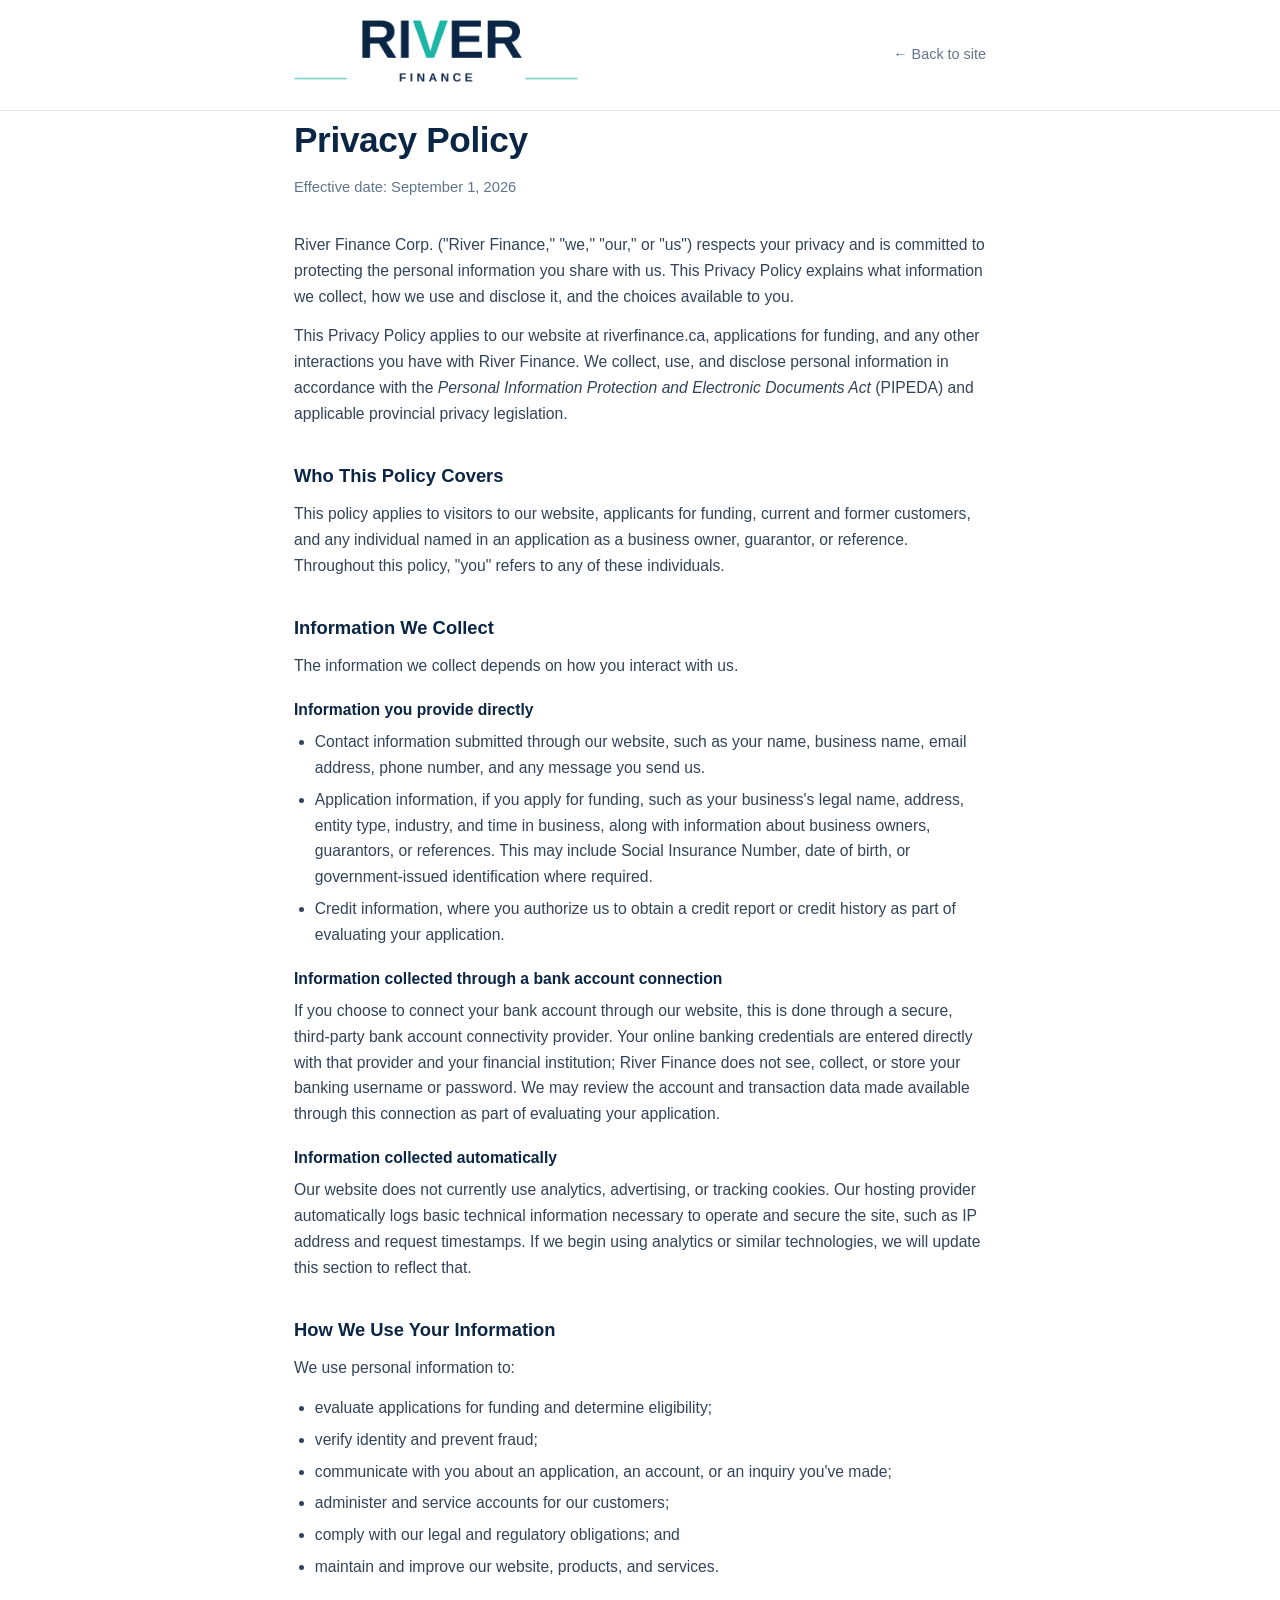
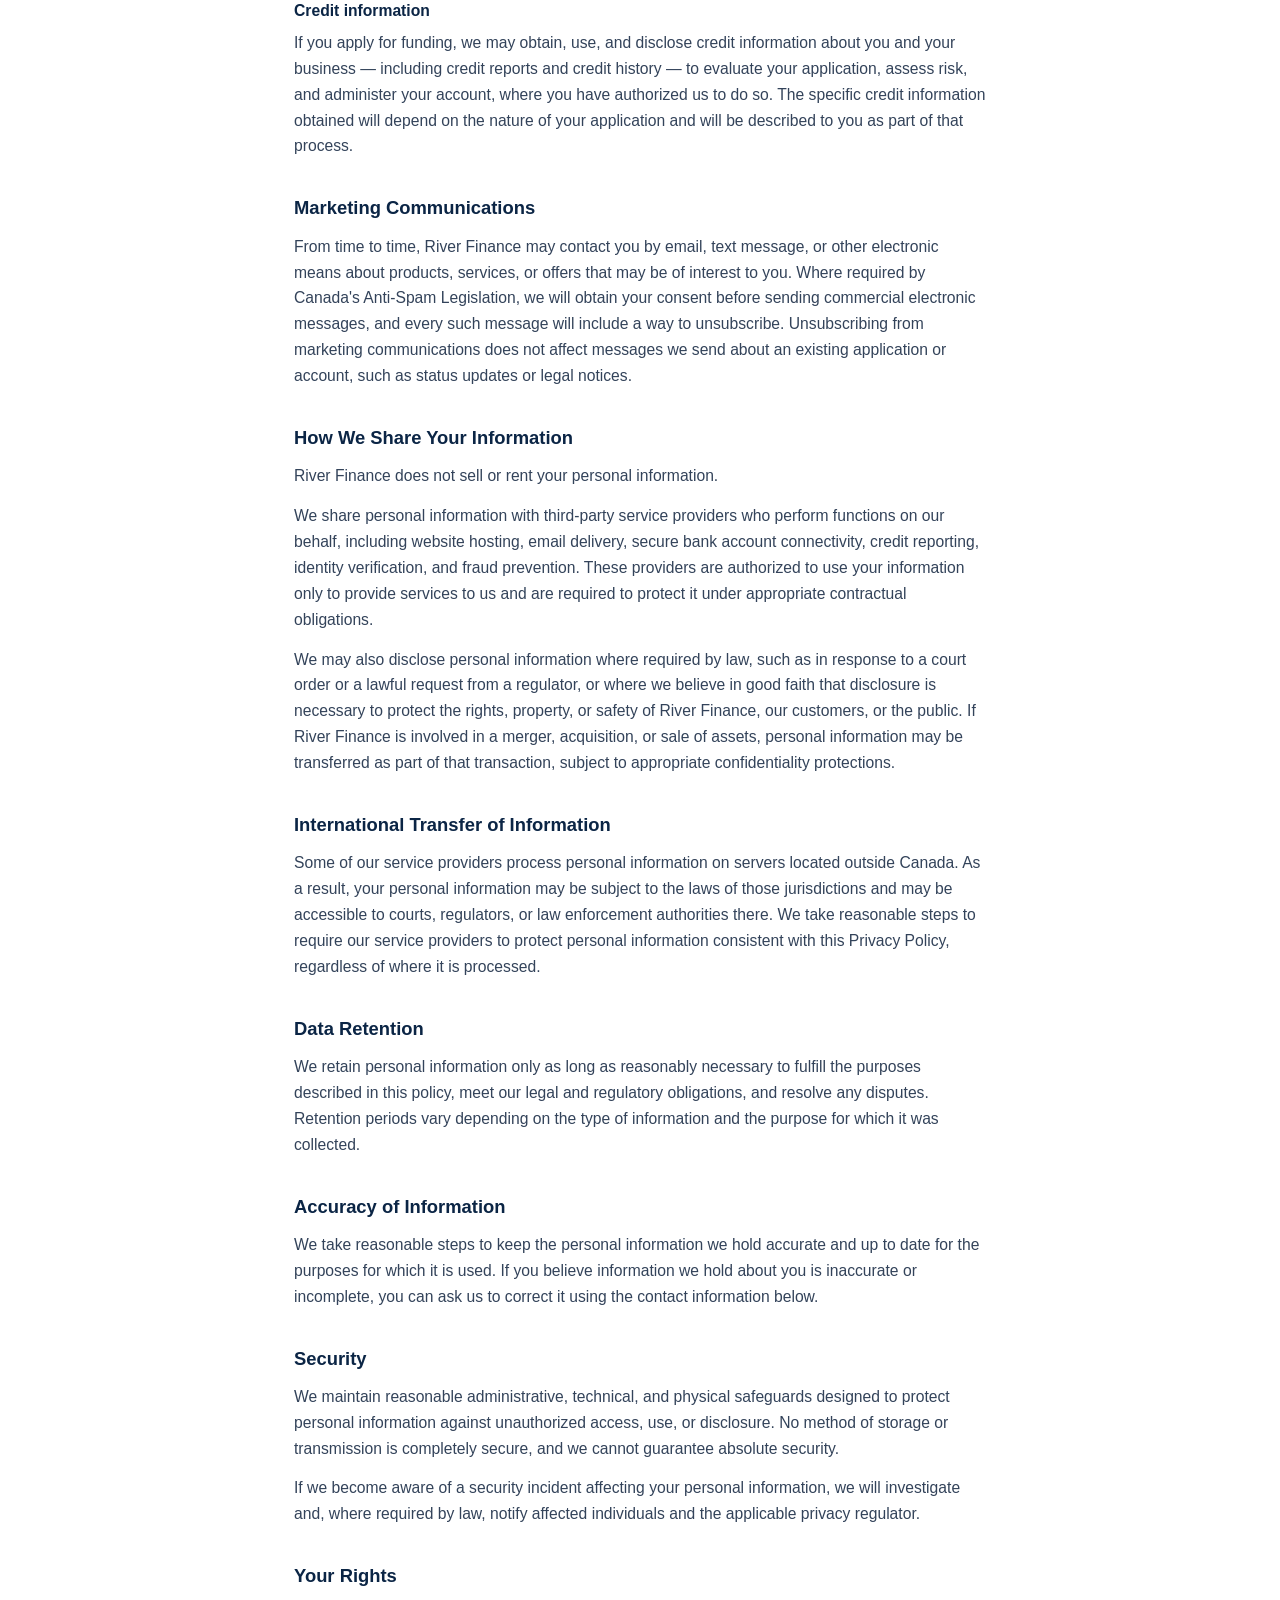
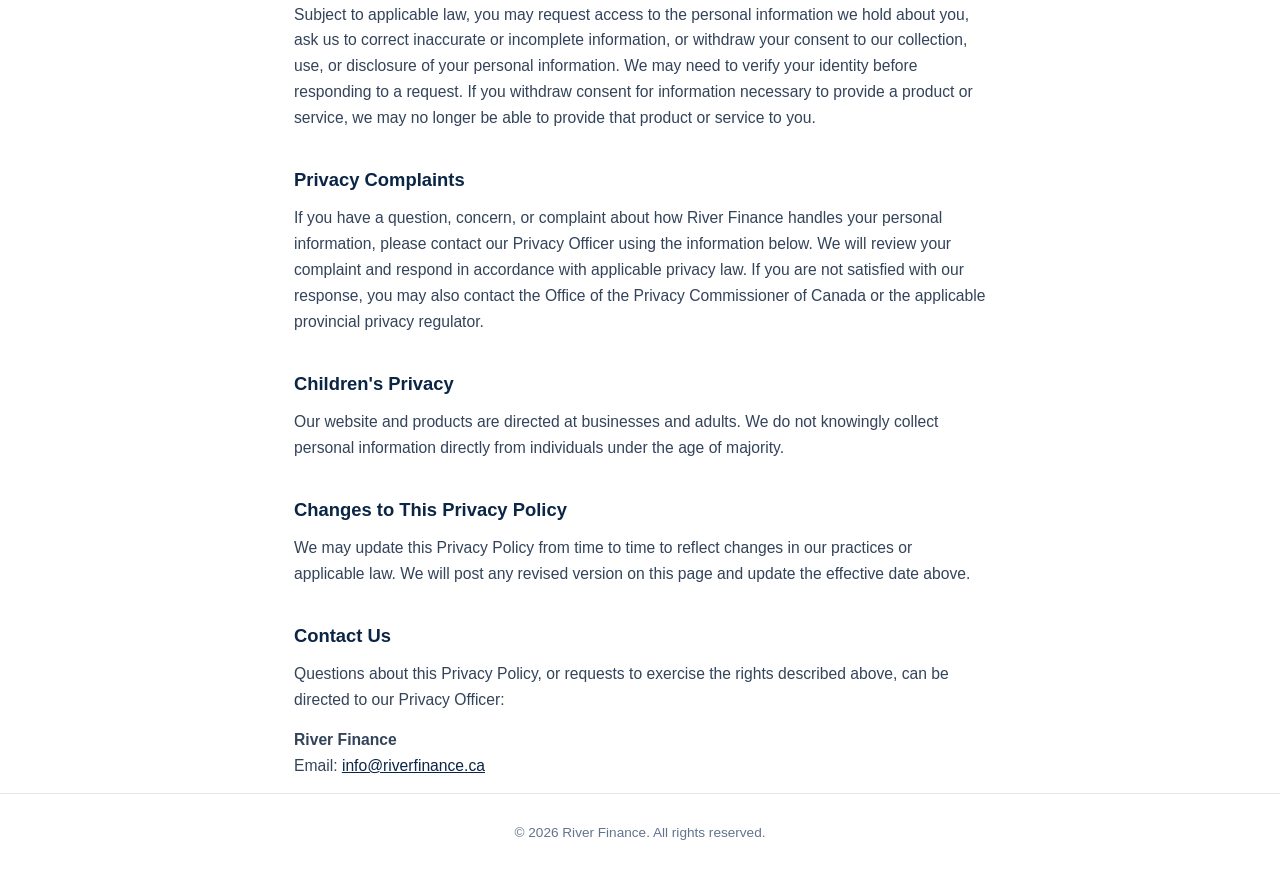
<file: public/privacy-policy.html>
<!DOCTYPE html>
<html lang="en">
<head>
<meta charset="UTF-8">
<meta name="viewport" content="width=device-width, initial-scale=1.0">
<title>Privacy Policy | River Finance</title>
<meta name="robots" content="noindex">
<link rel="icon" type="image/svg+xml" href="assets/favicon.svg">

<link rel="preconnect" href="https://api.fontshare.com">
<link href="https://api.fontshare.com/v2/css?f[]=clash-display@600,700&f[]=general-sans@400,500,600&display=swap" rel="stylesheet">

<style>
  :root{
    --navy: #0B2545;
    --ink: #33435A;
    --ink-soft: #62748C;
    --line: #E3E9EC;
    --font-display: 'Clash Display', 'General Sans', sans-serif;
    --font-body: 'General Sans', -apple-system, BlinkMacSystemFont, sans-serif;
  }
  *,*::before,*::after{ box-sizing:border-box; }
  body{
    margin:0;
    font-family:var(--font-body);
    color:var(--ink);
    background:#fff;
    -webkit-font-smoothing:antialiased;
    line-height:1.65;
  }
  a{ color:var(--navy); }

  header{
    border-bottom:1px solid var(--line);
    padding:20px 0;
  }
  header .wrap{ display:flex; align-items:center; justify-content:space-between; }
  header img{ height:62px; }
  header a.back{
    font-size:0.9rem;
    font-weight:500;
    color:var(--ink-soft);
    text-decoration:none;
  }
  header a.back:hover{ color:var(--navy); }

  .wrap{ max-width:740px; margin:0 auto; padding:0 24px; }

  main{ padding:48px 0 80px; }

  h1{
    font-family:var(--font-display);
    font-weight:700;
    font-size:clamp(1.7rem, 3.5vw, 2.2rem);
    color:var(--navy);
    margin:0 0 6px;
    letter-spacing:-0.01em;
  }
  .effective-date{
    color:var(--ink-soft);
    font-size:0.92rem;
    margin-bottom:32px;
  }

  h2{
    font-family:var(--font-display);
    font-weight:600;
    font-size:1.15rem;
    color:var(--navy);
    margin:34px 0 10px;
  }
  h3{
    font-weight:600;
    font-size:0.98rem;
    color:var(--navy);
    margin:18px 0 6px;
  }
  p{ margin:0 0 14px; font-size:0.98rem; }
  ul{ margin:0 0 14px; padding-left:1.3rem; }
  li{ margin-bottom:6px; font-size:0.98rem; }

  .placeholder{
    background:#FFF6E5;
    color:#8A5A00;
    padding:1px 6px;
    border-radius:4px;
    font-size:0.92em;
  }

  footer{
    border-top:1px solid var(--line);
    padding:28px 0;
    text-align:center;
  }
  footer p{ font-size:0.85rem; color:var(--ink-soft); margin:0; }
</style>
</head>
<body>

<header>
  <div class="wrap">
    <a href="index.html"><img src="assets/logo-full-navy.png" alt="River Finance"></a>
    <a class="back" href="index.html">&larr; Back to site</a>
  </div>
</header>

<main class="wrap">
  <h1>Privacy Policy</h1>
  <p class="effective-date">Effective date: September 1, 2026</p>

  <p>River Finance Corp. ("River Finance," "we," "our," or "us") respects your privacy and is committed to protecting the personal information you share with us. This Privacy Policy explains what information we collect, how we use and disclose it, and the choices available to you.</p>

  <p>This Privacy Policy applies to our website at riverfinance.ca, applications for funding, and any other interactions you have with River Finance. We collect, use, and disclose personal information in accordance with the <em>Personal Information Protection and Electronic Documents Act</em> (PIPEDA) and applicable provincial privacy legislation.</p>

  <h2>Who This Policy Covers</h2>
  <p>This policy applies to visitors to our website, applicants for funding, current and former customers, and any individual named in an application as a business owner, guarantor, or reference. Throughout this policy, "you" refers to any of these individuals.</p>

  <h2>Information We Collect</h2>
  <p>The information we collect depends on how you interact with us.</p>

  <h3>Information you provide directly</h3>
  <ul>
    <li>Contact information submitted through our website, such as your name, business name, email address, phone number, and any message you send us.</li>
    <li>Application information, if you apply for funding, such as your business's legal name, address, entity type, industry, and time in business, along with information about business owners, guarantors, or references. This may include Social Insurance Number, date of birth, or government-issued identification where required.</li>
    <li>Credit information, where you authorize us to obtain a credit report or credit history as part of evaluating your application.</li>
  </ul>

  <h3>Information collected through a bank account connection</h3>
  <p>If you choose to connect your bank account through our website, this is done through a secure, third-party bank account connectivity provider. Your online banking credentials are entered directly with that provider and your financial institution; River Finance does not see, collect, or store your banking username or password. We may review the account and transaction data made available through this connection as part of evaluating your application.</p>

  <h3>Information collected automatically</h3>
  <p>Our website does not currently use analytics, advertising, or tracking cookies. Our hosting provider automatically logs basic technical information necessary to operate and secure the site, such as IP address and request timestamps. If we begin using analytics or similar technologies, we will update this section to reflect that.</p>

  <h2>How We Use Your Information</h2>
  <p>We use personal information to:</p>
  <ul>
    <li>evaluate applications for funding and determine eligibility;</li>
    <li>verify identity and prevent fraud;</li>
    <li>communicate with you about an application, an account, or an inquiry you've made;</li>
    <li>administer and service accounts for our customers;</li>
    <li>comply with our legal and regulatory obligations; and</li>
    <li>maintain and improve our website, products, and services.</li>
  </ul>

  <h3>Credit information</h3>
  <p>If you apply for funding, we may obtain, use, and disclose credit information about you and your business — including credit reports and credit history — to evaluate your application, assess risk, and administer your account, where you have authorized us to do so. The specific credit information obtained will depend on the nature of your application and will be described to you as part of that process.</p>

  <h2>Marketing Communications</h2>
  <p>From time to time, River Finance may contact you by email, text message, or other electronic means about products, services, or offers that may be of interest to you. Where required by Canada's Anti-Spam Legislation, we will obtain your consent before sending commercial electronic messages, and every such message will include a way to unsubscribe. Unsubscribing from marketing communications does not affect messages we send about an existing application or account, such as status updates or legal notices.</p>

  <h2>How We Share Your Information</h2>
  <p>River Finance does not sell or rent your personal information.</p>
  <p>We share personal information with third-party service providers who perform functions on our behalf, including website hosting, email delivery, secure bank account connectivity, credit reporting, identity verification, and fraud prevention. These providers are authorized to use your information only to provide services to us and are required to protect it under appropriate contractual obligations.</p>
  <p>We may also disclose personal information where required by law, such as in response to a court order or a lawful request from a regulator, or where we believe in good faith that disclosure is necessary to protect the rights, property, or safety of River Finance, our customers, or the public. If River Finance is involved in a merger, acquisition, or sale of assets, personal information may be transferred as part of that transaction, subject to appropriate confidentiality protections.</p>

  <h2>International Transfer of Information</h2>
  <p>Some of our service providers process personal information on servers located outside Canada. As a result, your personal information may be subject to the laws of those jurisdictions and may be accessible to courts, regulators, or law enforcement authorities there. We take reasonable steps to require our service providers to protect personal information consistent with this Privacy Policy, regardless of where it is processed.</p>

  <h2>Data Retention</h2>
  <p>We retain personal information only as long as reasonably necessary to fulfill the purposes described in this policy, meet our legal and regulatory obligations, and resolve any disputes. Retention periods vary depending on the type of information and the purpose for which it was collected.</p>

  <h2>Accuracy of Information</h2>
  <p>We take reasonable steps to keep the personal information we hold accurate and up to date for the purposes for which it is used. If you believe information we hold about you is inaccurate or incomplete, you can ask us to correct it using the contact information below.</p>

  <h2>Security</h2>
  <p>We maintain reasonable administrative, technical, and physical safeguards designed to protect personal information against unauthorized access, use, or disclosure. No method of storage or transmission is completely secure, and we cannot guarantee absolute security.</p>
  <p>If we become aware of a security incident affecting your personal information, we will investigate and, where required by law, notify affected individuals and the applicable privacy regulator.</p>

  <h2>Your Rights</h2>
  <p>Subject to applicable law, you may request access to the personal information we hold about you, ask us to correct inaccurate or incomplete information, or withdraw your consent to our collection, use, or disclosure of your personal information. We may need to verify your identity before responding to a request. If you withdraw consent for information necessary to provide a product or service, we may no longer be able to provide that product or service to you.</p>

  <h2>Privacy Complaints</h2>
  <p>If you have a question, concern, or complaint about how River Finance handles your personal information, please contact our Privacy Officer using the information below. We will review your complaint and respond in accordance with applicable privacy law. If you are not satisfied with our response, you may also contact the Office of the Privacy Commissioner of Canada or the applicable provincial privacy regulator.</p>

  <h2>Children's Privacy</h2>
  <p>Our website and products are directed at businesses and adults. We do not knowingly collect personal information directly from individuals under the age of majority.</p>

  <h2>Changes to This Privacy Policy</h2>
  <p>We may update this Privacy Policy from time to time to reflect changes in our practices or applicable law. We will post any revised version on this page and update the effective date above.</p>

  <h2>Contact Us</h2>
  <p>Questions about this Privacy Policy, or requests to exercise the rights described above, can be directed to our Privacy Officer:</p>
  <p>
    <strong>River Finance</strong><br>
    Email: <a href="mailto:info@riverfinance.ca">info@riverfinance.ca</a>
  </p>

</main>

<footer>
  <div class="wrap">
    <p>&copy; <span id="year"></span> River Finance. All rights reserved.</p>
  </div>
</footer>

<script>
  document.getElementById('year').textContent = new Date().getFullYear();
</script>

</body>
</html>
</file>
<file: public/assets/redesign.css>
/* Focused fintech layout. Existing form and Worker integrations are retained. */
.eyebrow::before { display:none; }
.hero .hero-content h1 { font-size:clamp(2.7rem,4.5vw,3.6rem); line-height:1.08; }
:root { --teal-dark:#087f75; --teal-ink:#087f75; --bg-alt:#f4f8f7; --container:1180px; }
section { padding:76px 0; scroll-margin-top:96px; }
.btn { border-radius:9px; font-size:.94rem; gap:14px; }
.btn-accent { background:var(--teal-dark); color:#fff; }
.btn-accent:hover { background:#066b63; color:#fff; }
.site-header { background:rgba(255,255,255,.96); border-bottom:1px solid var(--line); }
.nav-inner { height:88px; gap:24px; }
.brand { flex:0 1 284px; min-width:0; overflow:hidden; justify-content:center; }
.brand img { height:62px; width:auto; max-width:none; flex-shrink:0; }
.nav-links { gap:22px; flex-shrink:0; }
.nav-links a { font-size:.86rem; }
.nav-cta { gap:16px; }
.mobile-panel { top:88px; }
.mobile-panel .btn { padding:16px; font-family:var(--font-body); font-size:1rem; color:white; text-align:center; }
.hero { padding:70px 0 64px; background:linear-gradient(115deg,#fff 45%,#f6faf8); }
.hero-grid { grid-template-columns:1.1fr 1fr; gap:66px; align-items:center; }
.hero-content { max-width:570px; }
.hero h1 { font-size:clamp(3.25rem,5.6vw,4.8rem); line-height:1.01; letter-spacing:-.035em; margin-top:22px; }
.hero-sub { font-size:1.08rem; max-width:460px; margin-top:24px; }
.hero-actions { gap:24px; margin-top:30px; }
.hero-link { font-size:.9rem; font-weight:500; border-bottom:1px solid var(--line); padding:8px 0; }
.hero-link:hover { color:var(--teal-dark); }
.hero-fineprint { font-size:.8rem; color:var(--ink-soft); margin-top:14px; }
.funding-panel { background:#eaf4ef; padding:32px; border-radius:18px; border:1px solid #d9e8e1; box-shadow:0 18px 45px -30px rgba(11,37,69,.2); }
.funding-panel .eyebrow { font-size:.67rem; letter-spacing:.12em; }
.funding-label { display:block; font-size:.9rem; margin-top:22px; color:var(--ink); }
.funding-amount { display:block; font-family:var(--font-display); font-size:3.35rem; line-height:1.15; letter-spacing:-.03em; color:var(--navy); font-weight:600; margin:7px 0 17px; }
.funding-range { display:block; width:100%; accent-color:var(--teal-dark); cursor:pointer; min-height:28px; margin:0; }
.funding-limits { display:flex; justify-content:space-between; font-size:.76rem; color:var(--ink-soft); margin-top:5px; }
.funding-facts { display:grid; grid-template-columns:1fr 1fr; gap:20px; border-top:1px solid #ceded5; margin:24px 0; padding-top:21px; }
.funding-facts dt { font-size:.73rem; color:var(--ink-soft); }
.funding-facts dd { margin:5px 0 0; font-weight:600; color:var(--navy); font-size:.96rem; }
.funding-note { font-size:.73rem; line-height:1.55; margin-top:13px; color:#526a62; }
.qualification-strip { border-top:1px solid var(--line); border-bottom:1px solid var(--line); background:#fff; }
.qualification-strip .wrap { display:flex; flex-wrap:wrap; align-items:center; justify-content:space-between; gap:14px 24px; padding-top:20px; padding-bottom:20px; font-size:.82rem; }
.qualification-strip strong { color:var(--navy); font-weight:600; }
.qualification-strip span { color:var(--ink-soft); display:flex; gap:8px; align-items:center; }
.qualification-strip span::before { content:'✓'; color:var(--teal-dark); font-weight:600; }
.value-props { padding:34px 0; background:white; border-bottom:1px solid var(--line); }
.value-grid { max-width:none; gap:60px; }
.value-card { background:none; border:0; padding:0 0 0 48px; border-radius:0; position:relative; }
.value-card .icon { position:absolute; left:0; top:2px; width:28px; height:28px; }
.value-card h3 { margin:0; font-size:1rem; }
.value-card p { font-size:.86rem; max-width:470px; margin-top:7px; }
#how-it-works .section-head { max-width:none; display:grid; grid-template-columns:1.4fr 1fr; gap:0 80px; align-items:end; margin-bottom:38px; }
#how-it-works .section-head .eyebrow { grid-column:1 / -1; }
#how-it-works .section-head p { max-width:360px; font-size:.96rem; }
.how-grid { gap:30px; }
.how-grid::before { display:none; }
.how-step { border-top:2px solid var(--line); padding-top:19px; }
.how-num { background:none; color:var(--teal-dark); width:auto; height:auto; border-radius:0; box-shadow:none; display:block; font-size:.82rem; }
.how-step h3 { margin-top:15px; font-size:1.2rem; }
.how-step p { font-size:.9rem; }
.use-cases { background:#eaf4ef; }
.use-cases-grid { display:grid; grid-template-columns:1fr 1fr; gap:70px; align-items:center; }
.use-cases h2 { font-size:clamp(2rem,3.4vw,2.8rem); line-height:1.1; margin-top:18px; }
.use-cases p { color:var(--ink-soft); font-size:.94rem; margin-top:18px; }
.use-case-links { display:grid; grid-template-columns:1fr 1fr; gap:14px 25px; }
.use-case-links a { display:flex; align-items:center; justify-content:space-between; gap:10px; padding:16px 0; border-bottom:1px solid #c9dcd1; }
.use-case-links b { display:block; font-size:.94rem; color:var(--navy); font-weight:600; }
.use-case-links small { display:block; font-size:.76rem; color:var(--ink-soft); margin-top:5px; }
.use-case-links a:hover b { color:var(--teal-dark); }
.solutions { background:var(--bg); }
.solution-card { grid-template-columns:1.5fr 1fr; border-radius:16px; padding:38px; gap:50px; }
.solution-card > div:first-child > p { max-width:650px; font-size:.95rem; }
.solution-card h3 { font-size:1.8rem; line-height:1.2; }
.solution-specs { grid-template-columns:1fr; }
.solution-specs .v { font-size:1.6rem; }
.solution-specs .k,.solution-card .solution-note { color:#b9c6d4; }
.solution-specs .k,.solution-specs .v { border:0; padding-top:0; }
#eligibility { background:var(--bg-alt); }
.eligibility-panel { box-shadow:none; border-radius:14px; }
.industries { background:white; padding:60px 0; }
.industries .section-head { max-width:none; margin-bottom:25px; }
.industries .section-head h2 { font-size:1.8rem; }
.industry-grid { grid-template-columns:repeat(3,1fr); gap:12px; }
.industry-card { background:var(--bg-alt); border:0; border-radius:8px; padding:14px; font-size:.87rem; }
.industry-more { margin-top:16px; }
.industry-more summary { color:var(--teal-dark); font-size:.9rem; font-weight:600; padding:10px 0; cursor:pointer; width:fit-content; }
.industry-more[open] summary { margin-bottom:12px; }
#about { border-top:1px solid var(--line); }
#faq .wrap { max-width:940px; }
.cta-banner { padding:58px 0; }
.cta-banner .wrap { display:flex; align-items:center; justify-content:space-between; gap:40px; text-align:left; }
.cta-banner .cta-actions { margin-top:0; flex-shrink:0; }
.cta-banner h2 { font-size:clamp(1.8rem,3vw,2.5rem); }
.cta-banner h2,.cta-banner p { margin-left:0; margin-right:0; }
.site-footer { padding-top:45px; }
.reveal { opacity:1; transform:none; }
@media(max-width:1100px) { .nav-links { display:none; } .nav-toggle { display:flex; } .nav-cta .btn { display:none; } }
@media(max-width:1000px) { .hero-grid { gap:32px; } .nav-links { gap:18px; } .hero h1 { font-size:3.8rem; } }
@media(max-width:900px) { .hero-grid { grid-template-columns:1fr 1fr; } .nav-cta .btn { display:inline-flex; font-size:.8rem; padding:10px 14px; } .hero h1 { font-size:3.3rem; } .funding-panel { padding:25px; } .hero-actions { gap:14px; } .cta-banner .wrap { display:block; } .cta-banner .cta-actions { margin-top:25px; } }
@media(max-width:720px) {
 section { padding:50px 0; } .nav-inner { height:88px; gap:12px; } .mobile-panel { top:88px; } .nav-cta { gap:10px; }
 .hero { padding:38px 0; } .hero-grid { grid-template-columns:1fr; gap:30px; } .hero h1 { font-size:3.7rem; } .hero-sub { margin-top:20px; font-size:1rem; }
 .hero-actions { margin-top:22px; } .hero-fineprint { margin-top:10px; } .hero-actions .btn { width:auto; } .hero-content { max-width:none; }
 .funding-panel { padding:25px; } .funding-amount { font-size:2.8rem; } .funding-label { margin-top:16px; } .funding-facts { margin:18px 0; padding-top:16px; }
 .qualification-strip .wrap { justify-content:flex-start; gap:10px 20px; } .qualification-strip strong { width:100%; }
 .value-grid { gap:22px; } .value-props { padding:28px 0; } #how-it-works .section-head { display:block; } #how-it-works .section-head p { max-width:none; }
 .how-grid { grid-template-columns:1fr 1fr; gap:28px 22px; } .use-cases-grid { grid-template-columns:1fr; gap:24px; }
 .solution-card { grid-template-columns:1fr; padding:26px; gap:24px; } .solution-specs { grid-template-columns:1fr 1fr; } .solution-specs .v { font-size:1.25rem; }
 .industry-grid { grid-template-columns:1fr 1fr; } .industries { padding:45px 0; } .eligibility-inner { gap:28px; } .eligibility-panel { padding:25px; }
 .cta-banner .cta-actions { flex-wrap:wrap; }
}
@media(max-width:1100px) { .nav-cta .btn { display:none; } }
@media(max-width:420px) { .nav-toggle { width:38px; height:38px; } .hero h1 { font-size:3.2rem; } .eyebrow { font-size:.66rem; } .hero-actions { align-items:flex-start; flex-direction:column; gap:9px; } .use-case-links { grid-template-columns:1fr; gap:0; } .industry-card { font-size:.77rem; gap:8px; padding:12px 9px; } }
</file>
